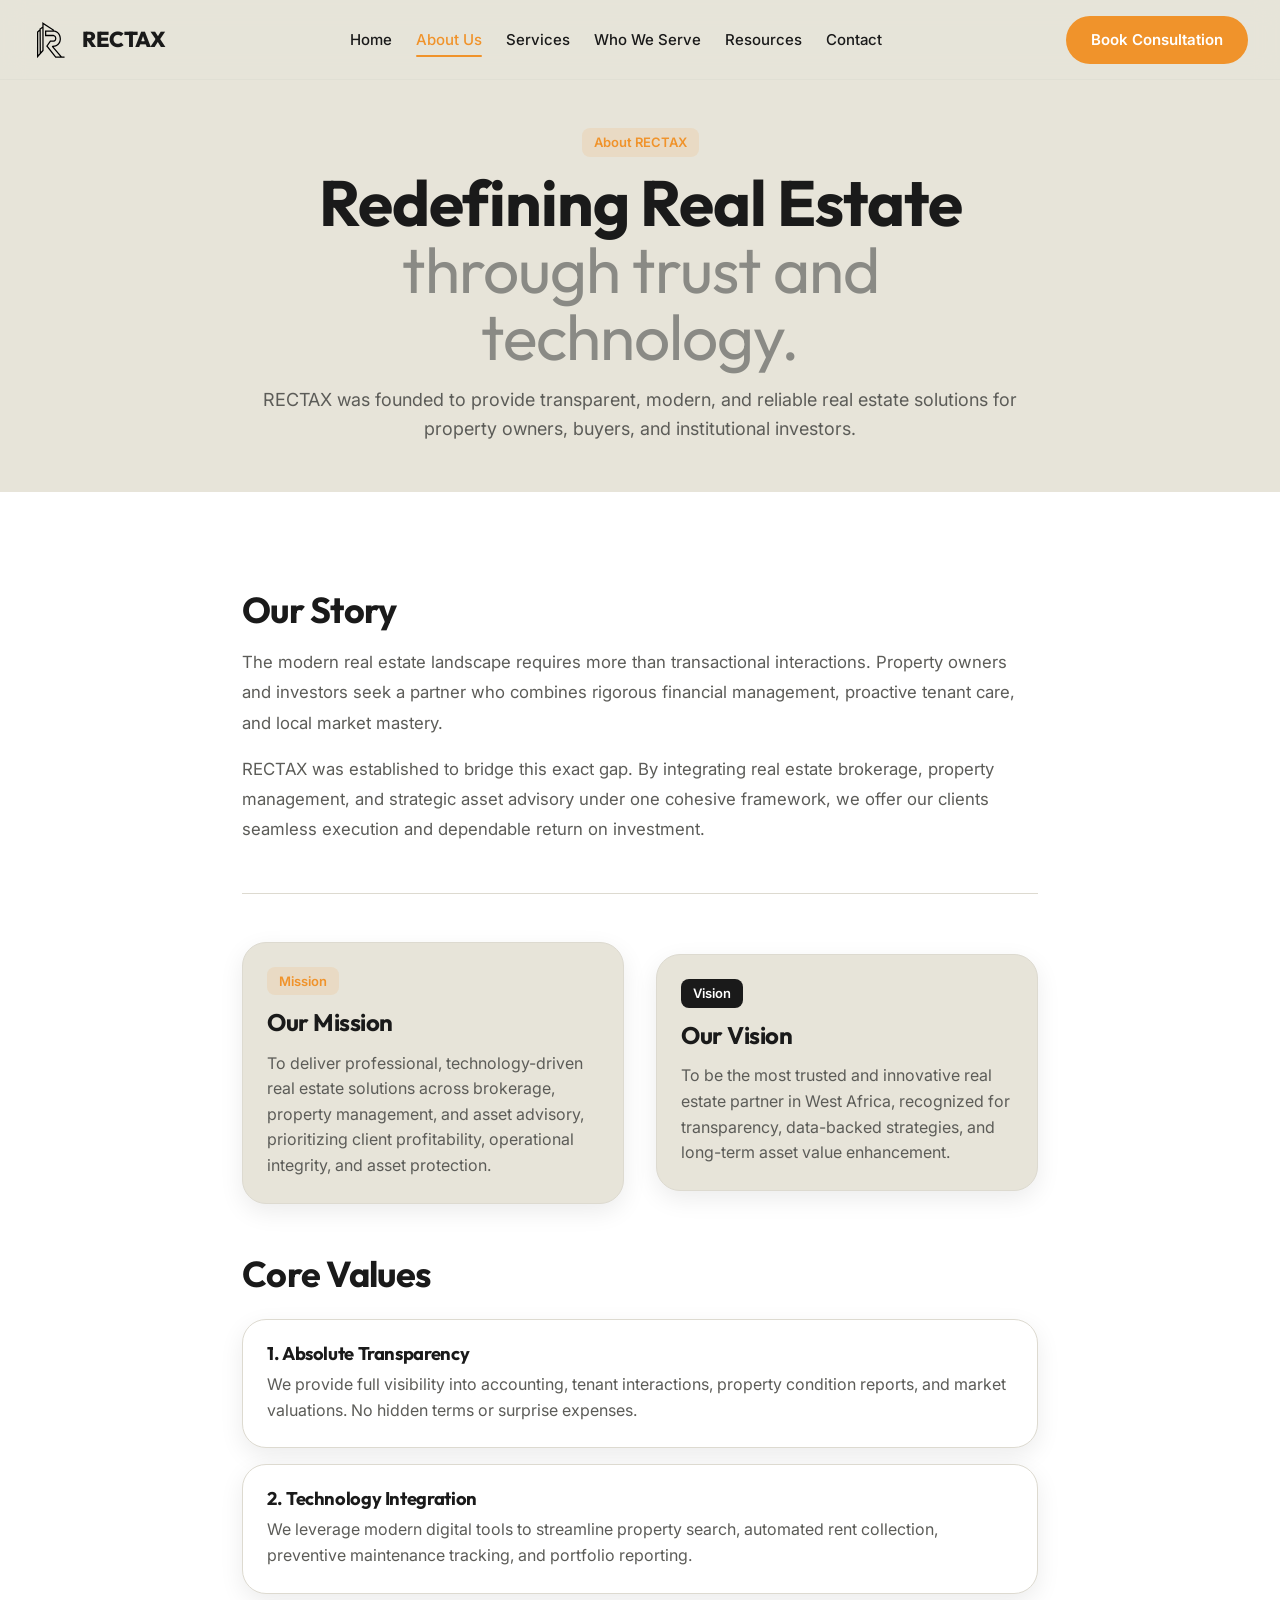
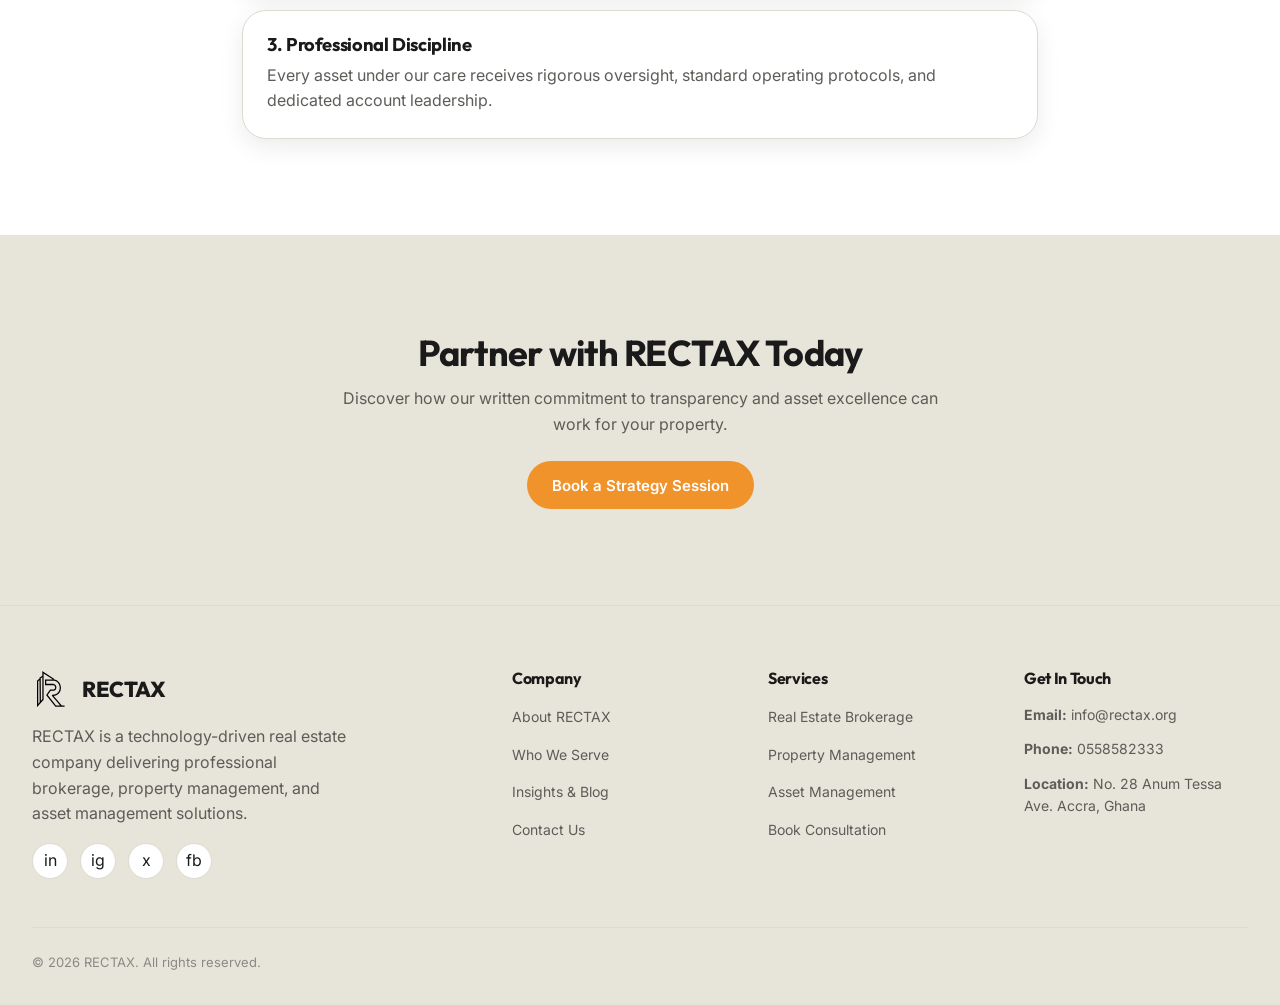
<file: about.html>
<!DOCTYPE html>
<html lang="en">
<head>
  <!-- Google tag (gtag.js) -->
  <script async src="https://www.googletagmanager.com/gtag/js?id=G-SVJ336ZM4V"></script>
  <script>
    window.dataLayer = window.dataLayer || [];
    function gtag(){dataLayer.push(arguments);}
    gtag('js', new Date());

    gtag('config', 'G-SVJ336ZM4V');
  </script>

  <meta charset="UTF-8">
  <meta name="viewport" content="width=device-width, initial-scale=1.0">
  <title>About RECTAX | Real Estate Company in Accra, Ghana</title>
  <meta name="description" content="Discover RECTAX's story, mission, vision, and core values. A technology-driven real estate company built on integrity, expertise, and transparent service.">
  <link rel="canonical" href="https://rectax.org/about.html">

  <!-- Favicon -->
  <link rel="icon" type="image/svg+xml" href="./brand assets/rectax favicon.svg">
  <link rel="apple-touch-icon" href="./brand assets/rectax favicon.svg">

  <!-- Open Graph / Social Sharing -->
  <meta property="og:type" content="website">
  <meta property="og:site_name" content="RECTAX">
  <meta property="og:title" content="About RECTAX | Real Estate Company in Accra, Ghana">
  <meta property="og:description" content="Discover RECTAX's story, mission, vision, and core values. A technology-driven real estate company built on integrity, expertise, and transparent service.">
  <meta property="og:url" content="https://rectax.org/about.html">
  <meta property="og:locale" content="en_GH">
  <meta property="og:image" content="https://rectax.org/brand%20assets/rectax%20social%20share%20image.png">
  <meta property="og:image:width" content="1200">
  <meta property="og:image:height" content="630">
  <meta name="twitter:card" content="summary_large_image">
  <meta name="twitter:image" content="https://rectax.org/brand%20assets/rectax%20social%20share%20image.png">

  <!-- CSS Stylesheets -->
  <link rel="stylesheet" href="./css/design-tokens.css">
  <link rel="stylesheet" href="./css/main.css">
  <link rel="stylesheet" href="./css/components.css">
  <link rel="stylesheet" href="./css/pages.css">
</head>
<body>

  <!-- Sticky Navbar -->
  <header class="navbar">
    <div class="container navbar-inner">
      <a href="index.html" class="navbar-brand">
        <img src="./brand assets/rectax logo.svg" alt="RECTAX Logo" class="navbar-logo">
        <span class="navbar-title">RECTAX</span>
      </a>

      <ul class="navbar-links">
        <li><a href="index.html" class="navbar-link">Home</a></li>
        <li><a href="about.html" class="navbar-link active">About Us</a></li>
        <li><a href="services.html" class="navbar-link">Services</a></li>
        <li><a href="who-we-serve.html" class="navbar-link">Who We Serve</a></li>
        <li><a href="resources.html" class="navbar-link">Resources</a></li>
        <li><a href="contact.html" class="navbar-link">Contact</a></li>
      </ul>

      <div class="navbar-actions">
        <button type="button" class="btn btn-accent btn-book-consultation">Book Consultation</button>
        <button class="mobile-nav-toggle" aria-label="Toggle navigation menu">
          <svg width="24" height="24" viewBox="0 0 24 24" fill="none" stroke="currentColor" stroke-width="2">
            <line x1="3" y1="12" x2="21" y2="12"></line>
            <line x1="3" y1="6" x2="21" y2="6"></line>
            <line x1="3" y1="18" x2="21" y2="18"></line>
          </svg>
        </button>
      </div>
    </div>
  </header>

  <main>
    <!-- Editorial Page Header -->
    <section class="section section-sand" style="padding-top: var(--space-12); padding-bottom: var(--space-12);">
      <div class="container" style="max-width: 860px; text-align: center;">
        <span class="badge badge-orange" style="margin-bottom: var(--space-3);">About RECTAX</span>
        <h1 class="display-title" style="margin-bottom: var(--space-4);">
          Redefining Real Estate <span class="light-text">through trust and technology.</span>
        </h1>
        <p style="font-size: 1.125rem; color: var(--color-text-secondary);">
          RECTAX was founded to provide transparent, modern, and reliable real estate solutions for property owners, buyers, and institutional investors.
        </p>
      </div>
    </section>

    <!-- Clean Written Story & Philosophy Section -->
    <section class="section section-white">
      <div class="container" style="max-width: 860px;">
        
        <!-- Company Story -->
        <div style="margin-bottom: var(--space-12);">
          <h2 style="margin-bottom: var(--space-4);">Our Story</h2>
          <p style="font-size: 1.05rem; line-height: 1.8; margin-bottom: var(--space-4);">
            The modern real estate landscape requires more than transactional interactions. Property owners and investors seek a partner who combines rigorous financial management, proactive tenant care, and local market mastery.
          </p>
          <p style="font-size: 1.05rem; line-height: 1.8;">
            RECTAX was established to bridge this exact gap. By integrating real estate brokerage, property management, and strategic asset advisory under one cohesive framework, we offer our clients seamless execution and dependable return on investment.
          </p>
        </div>

        <div style="width: 100%; height: 1px; background-color: var(--color-border); margin: var(--space-12) 0;"></div>

        <!-- Mission & Vision Cards -->
        <div class="two-col-grid" style="margin-bottom: var(--space-12);">
          <div class="card" style="background-color: var(--color-background);">
            <div class="badge badge-orange" style="margin-bottom: var(--space-3);">Mission</div>
            <h3 style="margin-bottom: var(--space-3);">Our Mission</h3>
            <p>
              To deliver professional, technology-driven real estate solutions across brokerage, property management, and asset advisory, prioritizing client profitability, operational integrity, and asset protection.
            </p>
          </div>

          <div class="card" style="background-color: var(--color-background);">
            <div class="badge badge-dark" style="margin-bottom: var(--space-3);">Vision</div>
            <h3 style="margin-bottom: var(--space-3);">Our Vision</h3>
            <p>
              To be the most trusted and innovative real estate partner in West Africa, recognized for transparency, data-backed strategies, and long-term asset value enhancement.
            </p>
          </div>
        </div>

        <!-- Core Values Section -->
        <div>
          <h2 style="margin-bottom: var(--space-6);">Core Values</h2>

          <div style="display: flex; flex-direction: column; gap: var(--space-4);">
            <div class="card" style="padding: var(--space-6);">
              <h4 style="font-size: 1.15rem; font-weight: 700; color: var(--color-primary); margin-bottom: var(--space-2);">1. Absolute Transparency</h4>
              <p>We provide full visibility into accounting, tenant interactions, property condition reports, and market valuations. No hidden terms or surprise expenses.</p>
            </div>

            <div class="card" style="padding: var(--space-6);">
              <h4 style="font-size: 1.15rem; font-weight: 700; color: var(--color-primary); margin-bottom: var(--space-2);">2. Technology Integration</h4>
              <p>We leverage modern digital tools to streamline property search, automated rent collection, preventive maintenance tracking, and portfolio reporting.</p>
            </div>

            <div class="card" style="padding: var(--space-6);">
              <h4 style="font-size: 1.15rem; font-weight: 700; color: var(--color-primary); margin-bottom: var(--space-2);">3. Professional Discipline</h4>
              <p>Every asset under our care receives rigorous oversight, standard operating protocols, and dedicated account leadership.</p>
            </div>
          </div>
        </div>

      </div>
    </section>

    <!-- Consultation CTA -->
    <section class="section section-sand">
      <div class="container" style="text-align: center; max-width: 680px;">
        <h2>Partner with RECTAX Today</h2>
        <p style="margin-top: var(--space-3); margin-bottom: var(--space-6);">
          Discover how our written commitment to transparency and asset excellence can work for your property.
        </p>
        <button type="button" class="btn btn-accent btn-book-consultation">Book a Strategy Session</button>
      </div>
    </section>
  </main>

  <!-- Footer Component -->
  <footer class="footer">
    <div class="container">
      <div class="footer-grid">
        <div class="footer-brand">
          <a href="index.html" class="navbar-brand">
            <img src="./brand assets/rectax logo.svg" alt="RECTAX Logo" class="navbar-logo">
            <span class="navbar-title">RECTAX</span>
          </a>
          <p>RECTAX is a technology-driven real estate company delivering professional brokerage, property management, and asset management solutions.</p>
          <div class="social-links">
            <a href="#" class="social-icon">in</a>
            <a href="#" class="social-icon">ig</a>
            <a href="#" class="social-icon">x</a>
            <a href="#" class="social-icon">fb</a>
          </div>
        </div>

        <div>
          <h4 class="footer-column-title">Company</h4>
          <ul class="footer-links">
            <li><a href="about.html" class="footer-link">About RECTAX</a></li>
            <li><a href="who-we-serve.html" class="footer-link">Who We Serve</a></li>
            <li><a href="resources.html" class="footer-link">Insights & Blog</a></li>
            <li><a href="contact.html" class="footer-link">Contact Us</a></li>
          </ul>
        </div>

        <div>
          <h4 class="footer-column-title">Services</h4>
          <ul class="footer-links">
            <li><a href="brokerage.html" class="footer-link">Real Estate Brokerage</a></li>
            <li><a href="property-management.html" class="footer-link">Property Management</a></li>
            <li><a href="asset-management.html" class="footer-link">Asset Management</a></li>
            <li><a href="#" class="btn-book-consultation footer-link">Book Consultation</a></li>
          </ul>
        </div>

        <div>
          <h4 class="footer-column-title">Get In Touch</h4>
          <div class="footer-contact-item">
            <span><strong>Email:</strong> <a href="mailto:info@rectax.org">info@rectax.org</a></span>
          </div>
          <div class="footer-contact-item">
            <span><strong>Phone:</strong> <a href="tel:0558582333">0558582333</a></span>
          </div>
          <div class="footer-contact-item">
            <span><strong>Location:</strong> No. 28 Anum Tessa Ave. Accra, Ghana</span>
          </div>
        </div>
      </div>

      <div class="footer-bottom">
        <div>&copy; 2026 RECTAX. All rights reserved.</div>
      </div>
    </div>
  </footer>

  <!-- Scripts -->
  <script src="./js/main.js"></script>
  <script src="./js/calendly.js"></script>
</body>
</html>
</file>
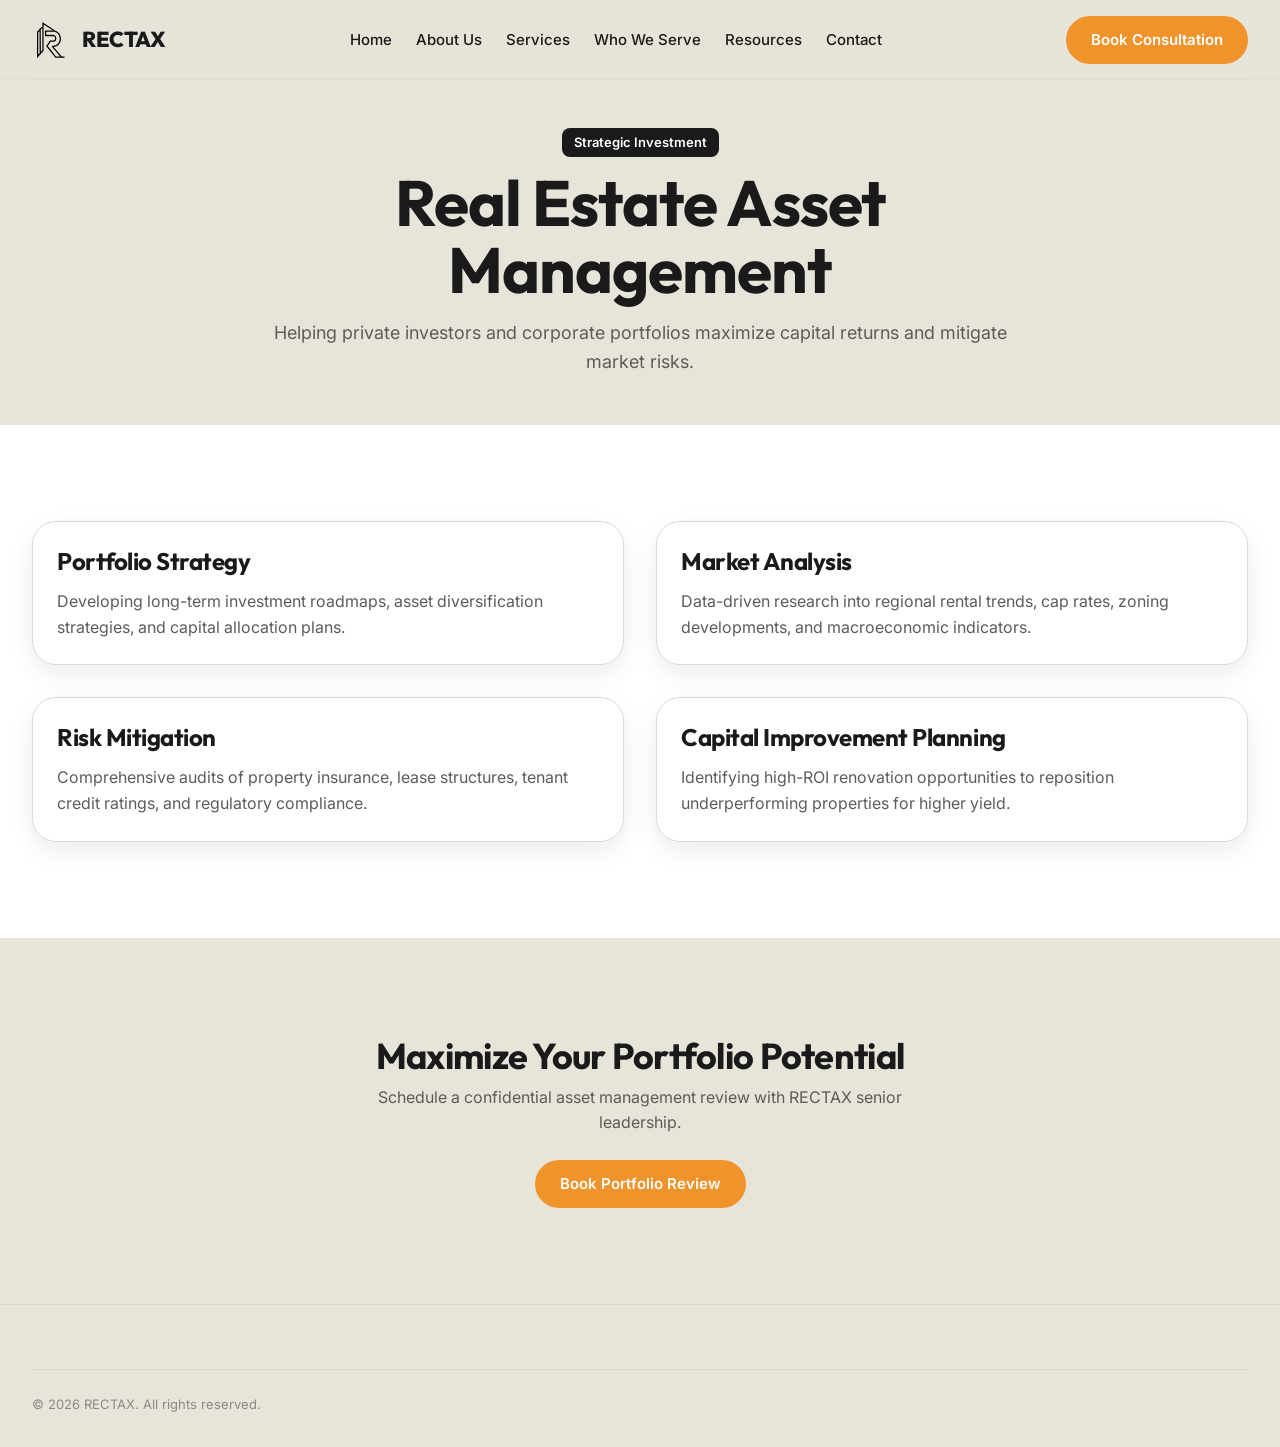
<file: asset-management.html>
<!DOCTYPE html>
<html lang="en">
<head>
  <!-- Google tag (gtag.js) -->
  <script async src="https://www.googletagmanager.com/gtag/js?id=G-SVJ336ZM4V"></script>
  <script>
    window.dataLayer = window.dataLayer || [];
    function gtag(){dataLayer.push(arguments);}
    gtag('js', new Date());

    gtag('config', 'G-SVJ336ZM4V');
  </script>

  <meta charset="UTF-8">
  <meta name="viewport" content="width=device-width, initial-scale=1.0">
  <title>Real Estate Asset Management in Ghana | RECTAX</title>
  <meta name="description" content="Strategic real estate asset management in Ghana. Portfolio strategy, market analysis, risk management, and yield optimization.">
  <link rel="canonical" href="https://rectax.org/asset-management.html">

  <!-- Favicon -->
  <link rel="icon" type="image/svg+xml" href="./brand assets/rectax favicon.svg">
  <link rel="apple-touch-icon" href="./brand assets/rectax favicon.svg">

  <!-- Open Graph / Social Sharing -->
  <meta property="og:type" content="website">
  <meta property="og:site_name" content="RECTAX">
  <meta property="og:title" content="Real Estate Asset Management in Ghana | RECTAX">
  <meta property="og:description" content="Strategic real estate asset management in Ghana. Portfolio strategy, market analysis, risk management, and yield optimization.">
  <meta property="og:url" content="https://rectax.org/asset-management.html">
  <meta property="og:locale" content="en_GH">
  <meta property="og:image" content="https://rectax.org/brand%20assets/rectax%20social%20share%20image.png">
  <meta property="og:image:width" content="1200">
  <meta property="og:image:height" content="630">
  <meta name="twitter:card" content="summary_large_image">
  <meta name="twitter:image" content="https://rectax.org/brand%20assets/rectax%20social%20share%20image.png">

  <link rel="stylesheet" href="./css/design-tokens.css">

  <!-- Structured Data: Service -->
  <script type="application/ld+json">
  {
    "@context": "https://schema.org",
    "@type": "Service",
    "serviceType": "Real Estate Asset Management",
    "name": "Real Estate Asset Management in Ghana",
    "description": "Strategic advisory for institutional and private investors covering portfolio strategy, market analysis, risk management, and yield optimization.",
    "url": "https://rectax.org/asset-management.html",
    "areaServed": ["Accra", "East Legon", "Cantonments", "Airport Residential", "Ridge", "Spintex", "Tema"],
    "provider": {
      "@type": "RealEstateAgent",
      "name": "RECTAX",
      "url": "https://rectax.org/",
      "telephone": "+233558582333",
      "email": "info@rectax.org",
      "address": {
        "@type": "PostalAddress",
        "streetAddress": "No. 28 Anum Tessa Ave.",
        "addressLocality": "Accra",
        "addressCountry": "GH"
      }
    }
  }
  </script>
  <link rel="stylesheet" href="./css/main.css">
  <link rel="stylesheet" href="./css/components.css">
  <link rel="stylesheet" href="./css/pages.css">
</head>
<body>

  <header class="navbar">
    <div class="container navbar-inner">
      <a href="index.html" class="navbar-brand">
        <img src="./brand assets/rectax logo.svg" alt="RECTAX Logo" class="navbar-logo">
        <span class="navbar-title">RECTAX</span>
      </a>
      <ul class="navbar-links">
        <li><a href="index.html" class="navbar-link">Home</a></li>
        <li><a href="about.html" class="navbar-link">About Us</a></li>
        <li><a href="services.html" class="navbar-link active">Services</a></li>
        <li><a href="who-we-serve.html" class="navbar-link">Who We Serve</a></li>
        <li><a href="resources.html" class="navbar-link">Resources</a></li>
        <li><a href="contact.html" class="navbar-link">Contact</a></li>
      </ul>
      <div class="navbar-actions">
        <button type="button" class="btn btn-accent btn-book-consultation">Book Consultation</button>
        <button class="mobile-nav-toggle" aria-label="Toggle navigation menu">
          <svg width="24" height="24" viewBox="0 0 24 24" fill="none" stroke="currentColor" stroke-width="2">
            <line x1="3" y1="12" x2="21" y2="12"></line>
            <line x1="3" y1="6" x2="21" y2="6"></line>
            <line x1="3" y1="18" x2="21" y2="18"></line>
          </svg>
        </button>
      </div>
    </div>
  </header>

  <main>
    <section class="section section-sand" style="padding-top: var(--space-12); padding-bottom: var(--space-12);">
      <div class="container" style="max-width: 800px; text-align: center;">
        <span class="badge badge-dark" style="margin-bottom: var(--space-3);">Strategic Investment</span>
        <h1 class="display-title" style="margin-bottom: var(--space-4);">Real Estate Asset Management</h1>
        <p style="font-size: 1.125rem;">Helping private investors and corporate portfolios maximize capital returns and mitigate market risks.</p>
      </div>
    </section>

    <section class="section section-white">
      <div class="container">
        <div class="two-col-grid">
          
          <div class="card">
            <h3 style="margin-bottom: var(--space-3);">Portfolio Strategy</h3>
            <p>Developing long-term investment roadmaps, asset diversification strategies, and capital allocation plans.</p>
          </div>

          <div class="card">
            <h3 style="margin-bottom: var(--space-3);">Market Analysis</h3>
            <p>Data-driven research into regional rental trends, cap rates, zoning developments, and macroeconomic indicators.</p>
          </div>

          <div class="card">
            <h3 style="margin-bottom: var(--space-3);">Risk Mitigation</h3>
            <p>Comprehensive audits of property insurance, lease structures, tenant credit ratings, and regulatory compliance.</p>
          </div>

          <div class="card">
            <h3 style="margin-bottom: var(--space-3);">Capital Improvement Planning</h3>
            <p>Identifying high-ROI renovation opportunities to reposition underperforming properties for higher yield.</p>
          </div>

        </div>
      </div>
    </section>

    <section class="section section-sand">
      <div class="container" style="text-align: center; max-width: 600px;">
        <h2>Maximize Your Portfolio Potential</h2>
        <p style="margin-top: var(--space-2); margin-bottom: var(--space-6);">Schedule a confidential asset management review with RECTAX senior leadership.</p>
        <button type="button" class="btn btn-accent btn-book-consultation">Book Portfolio Review</button>
      </div>
    </section>
  </main>

  <footer class="footer">
    <div class="container">
      <div class="footer-bottom">
        <div>&copy; 2026 RECTAX. All rights reserved.</div>
      </div>
    </div>
  </footer>

  <script src="./js/main.js"></script>
  <script src="./js/calendly.js"></script>
</body>
</html>
</file>
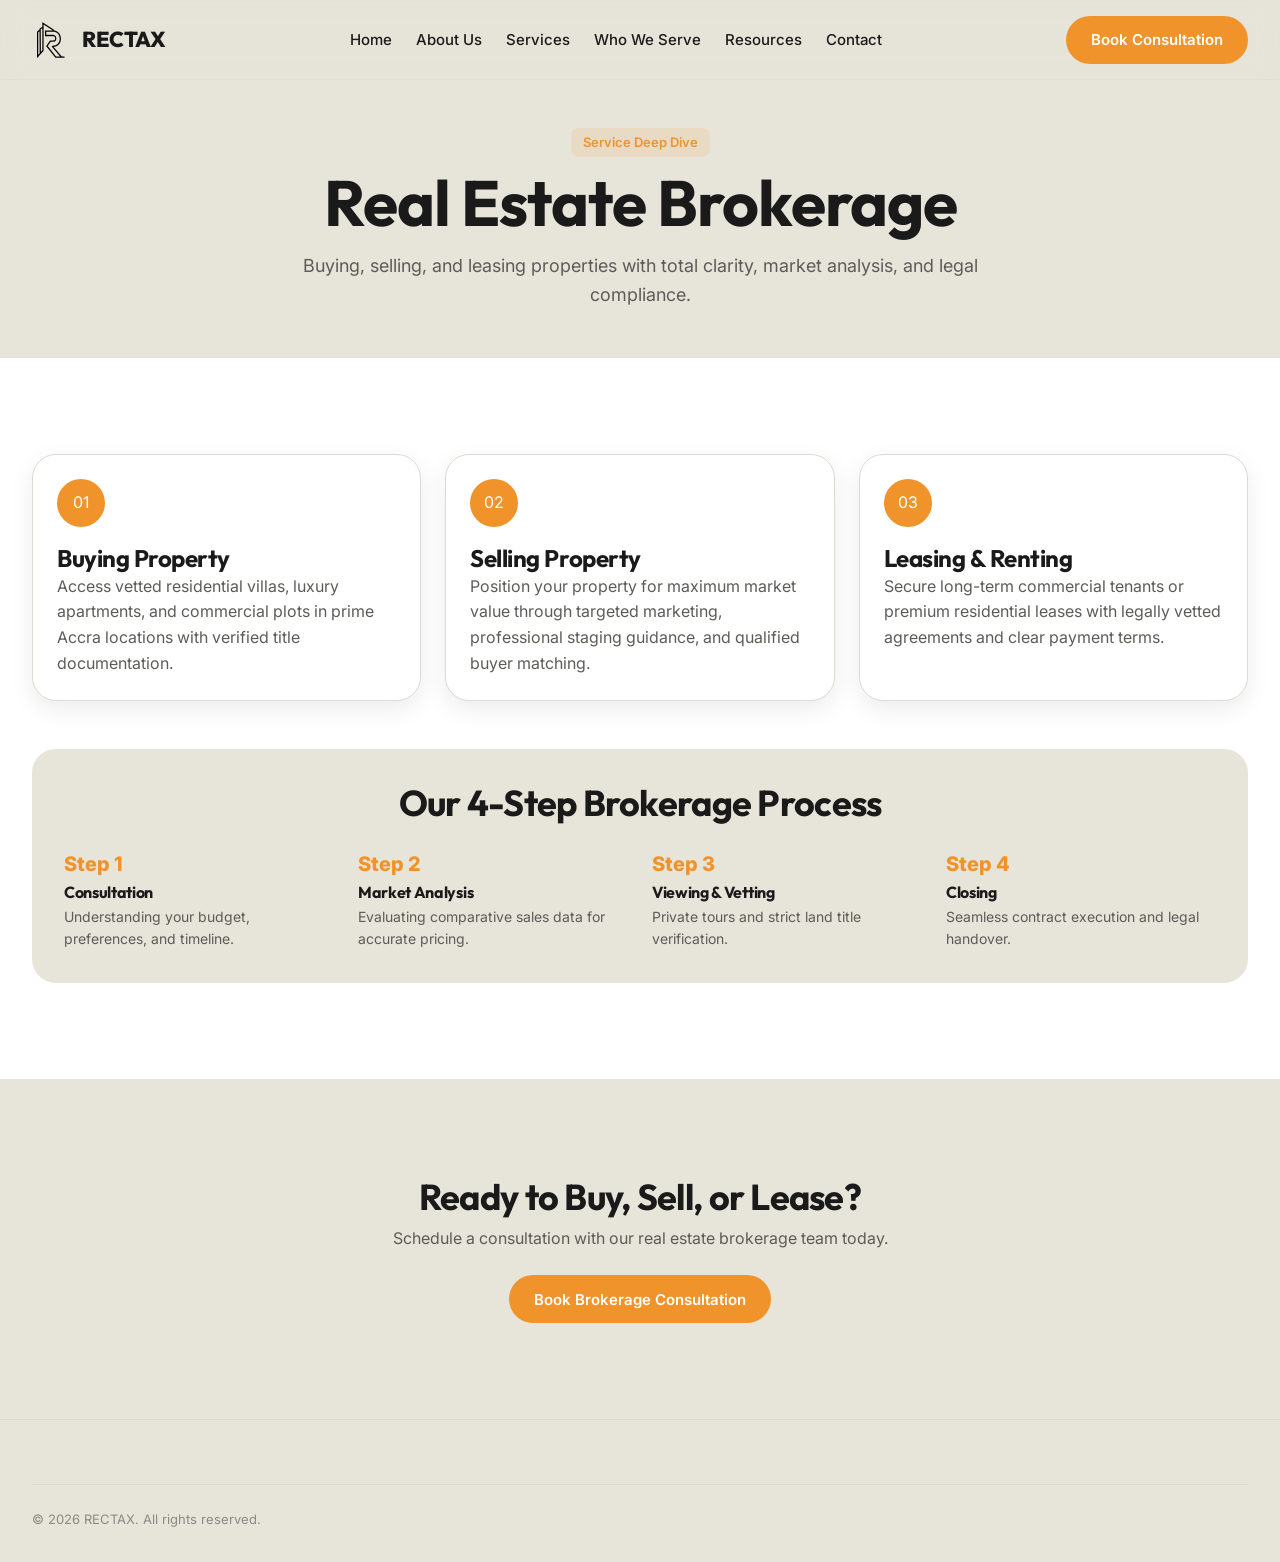
<file: brokerage.html>
<!DOCTYPE html>
<html lang="en">
<head>
  <!-- Google tag (gtag.js) -->
  <script async src="https://www.googletagmanager.com/gtag/js?id=G-SVJ336ZM4V"></script>
  <script>
    window.dataLayer = window.dataLayer || [];
    function gtag(){dataLayer.push(arguments);}
    gtag('js', new Date());

    gtag('config', 'G-SVJ336ZM4V');
  </script>

  <meta charset="UTF-8">
  <meta name="viewport" content="width=device-width, initial-scale=1.0">
  <title>Real Estate Brokerage in Accra, Ghana | RECTAX</title>
  <meta name="description" content="Professional real estate brokerage in Accra, Ghana. Buy, sell, or rent residential and commercial property with transparent pricing and expert guidance.">
  <link rel="canonical" href="https://rectax.org/brokerage.html">

  <!-- Favicon -->
  <link rel="icon" type="image/svg+xml" href="./brand assets/rectax favicon.svg">
  <link rel="apple-touch-icon" href="./brand assets/rectax favicon.svg">

  <!-- Open Graph / Social Sharing -->
  <meta property="og:type" content="website">
  <meta property="og:site_name" content="RECTAX">
  <meta property="og:title" content="Real Estate Brokerage in Accra, Ghana | RECTAX">
  <meta property="og:description" content="Professional real estate brokerage in Accra, Ghana. Buy, sell, or rent residential and commercial property with transparent pricing and expert guidance.">
  <meta property="og:url" content="https://rectax.org/brokerage.html">
  <meta property="og:locale" content="en_GH">
  <meta property="og:image" content="https://rectax.org/brand%20assets/rectax%20social%20share%20image.png">
  <meta property="og:image:width" content="1200">
  <meta property="og:image:height" content="630">
  <meta name="twitter:card" content="summary_large_image">
  <meta name="twitter:image" content="https://rectax.org/brand%20assets/rectax%20social%20share%20image.png">

  <link rel="stylesheet" href="./css/design-tokens.css">

  <!-- Structured Data: Service -->
  <script type="application/ld+json">
  {
    "@context": "https://schema.org",
    "@type": "Service",
    "serviceType": "Real Estate Brokerage",
    "name": "Real Estate Brokerage in Accra, Ghana",
    "description": "Buying, selling, and leasing of residential and commercial properties with transparent valuations, qualified buyer and seller matching, and expert lease negotiation.",
    "url": "https://rectax.org/brokerage.html",
    "areaServed": ["Accra", "East Legon", "Cantonments", "Airport Residential", "Ridge", "Spintex", "Tema"],
    "provider": {
      "@type": "RealEstateAgent",
      "name": "RECTAX",
      "url": "https://rectax.org/",
      "telephone": "+233558582333",
      "email": "info@rectax.org",
      "address": {
        "@type": "PostalAddress",
        "streetAddress": "No. 28 Anum Tessa Ave.",
        "addressLocality": "Accra",
        "addressCountry": "GH"
      }
    }
  }
  </script>
  <link rel="stylesheet" href="./css/main.css">
  <link rel="stylesheet" href="./css/components.css">
  <link rel="stylesheet" href="./css/pages.css">
</head>
<body>

  <header class="navbar">
    <div class="container navbar-inner">
      <a href="index.html" class="navbar-brand">
        <img src="./brand assets/rectax logo.svg" alt="RECTAX Logo" class="navbar-logo">
        <span class="navbar-title">RECTAX</span>
      </a>
      <ul class="navbar-links">
        <li><a href="index.html" class="navbar-link">Home</a></li>
        <li><a href="about.html" class="navbar-link">About Us</a></li>
        <li><a href="services.html" class="navbar-link active">Services</a></li>
        <li><a href="who-we-serve.html" class="navbar-link">Who We Serve</a></li>
        <li><a href="resources.html" class="navbar-link">Resources</a></li>
        <li><a href="contact.html" class="navbar-link">Contact</a></li>
      </ul>
      <div class="navbar-actions">
        <button type="button" class="btn btn-accent btn-book-consultation">Book Consultation</button>
        <button class="mobile-nav-toggle" aria-label="Toggle navigation menu">
          <svg width="24" height="24" viewBox="0 0 24 24" fill="none" stroke="currentColor" stroke-width="2">
            <line x1="3" y1="12" x2="21" y2="12"></line>
            <line x1="3" y1="6" x2="21" y2="6"></line>
            <line x1="3" y1="18" x2="21" y2="18"></line>
          </svg>
        </button>
      </div>
    </div>
  </header>

  <main>
    <section class="section section-sand" style="padding-top: var(--space-12); padding-bottom: var(--space-12);">
      <div class="container" style="max-width: 800px; text-align: center;">
        <span class="badge badge-orange" style="margin-bottom: var(--space-3);">Service Deep Dive</span>
        <h1 class="display-title" style="margin-bottom: var(--space-4);">Real Estate Brokerage</h1>
        <p style="font-size: 1.125rem;">Buying, selling, and leasing properties with total clarity, market analysis, and legal compliance.</p>
      </div>
    </section>

    <section class="section section-white">
      <div class="container">
        <div class="three-col-grid" style="margin-bottom: var(--space-12);">
          
          <div class="card">
            <div class="icon-badge" style="margin-bottom: var(--space-4);">01</div>
            <h3>Buying Property</h3>
            <p>Access vetted residential villas, luxury apartments, and commercial plots in prime Accra locations with verified title documentation.</p>
          </div>

          <div class="card">
            <div class="icon-badge" style="margin-bottom: var(--space-4);">02</div>
            <h3>Selling Property</h3>
            <p>Position your property for maximum market value through targeted marketing, professional staging guidance, and qualified buyer matching.</p>
          </div>

          <div class="card">
            <div class="icon-badge" style="margin-bottom: var(--space-4);">03</div>
            <h3>Leasing & Renting</h3>
            <p>Secure long-term commercial tenants or premium residential leases with legally vetted agreements and clear payment terms.</p>
          </div>

        </div>

        <!-- Brokerage Process Step-by-Step -->
        <div style="background-color: var(--color-background); border-radius: var(--radius-lg); padding: var(--space-8);">
          <h2 style="margin-bottom: var(--space-6); text-align: center;">Our 4-Step Brokerage Process</h2>
          
          <div class="four-col-grid">
            <div>
              <span style="font-weight: 800; font-size: 1.25rem; color: var(--color-accent);">Step 1</span>
              <h4 style="margin: 4px 0;">Consultation</h4>
              <p style="font-size: 0.875rem;">Understanding your budget, preferences, and timeline.</p>
            </div>

            <div>
              <span style="font-weight: 800; font-size: 1.25rem; color: var(--color-accent);">Step 2</span>
              <h4 style="margin: 4px 0;">Market Analysis</h4>
              <p style="font-size: 0.875rem;">Evaluating comparative sales data for accurate pricing.</p>
            </div>

            <div>
              <span style="font-weight: 800; font-size: 1.25rem; color: var(--color-accent);">Step 3</span>
              <h4 style="margin: 4px 0;">Viewing & Vetting</h4>
              <p style="font-size: 0.875rem;">Private tours and strict land title verification.</p>
            </div>

            <div>
              <span style="font-weight: 800; font-size: 1.25rem; color: var(--color-accent);">Step 4</span>
              <h4 style="margin: 4px 0;">Closing</h4>
              <p style="font-size: 0.875rem;">Seamless contract execution and legal handover.</p>
            </div>
          </div>
        </div>

      </div>
    </section>

    <section class="section section-sand">
      <div class="container" style="text-align: center; max-width: 600px;">
        <h2>Ready to Buy, Sell, or Lease?</h2>
        <p style="margin-top: var(--space-2); margin-bottom: var(--space-6);">Schedule a consultation with our real estate brokerage team today.</p>
        <button type="button" class="btn btn-accent btn-book-consultation">Book Brokerage Consultation</button>
      </div>
    </section>
  </main>

  <footer class="footer">
    <div class="container">
      <div class="footer-bottom">
        <div>&copy; 2026 RECTAX. All rights reserved.</div>
      </div>
    </div>
  </footer>

  <script src="./js/main.js"></script>
  <script src="./js/calendly.js"></script>
</body>
</html>
</file>
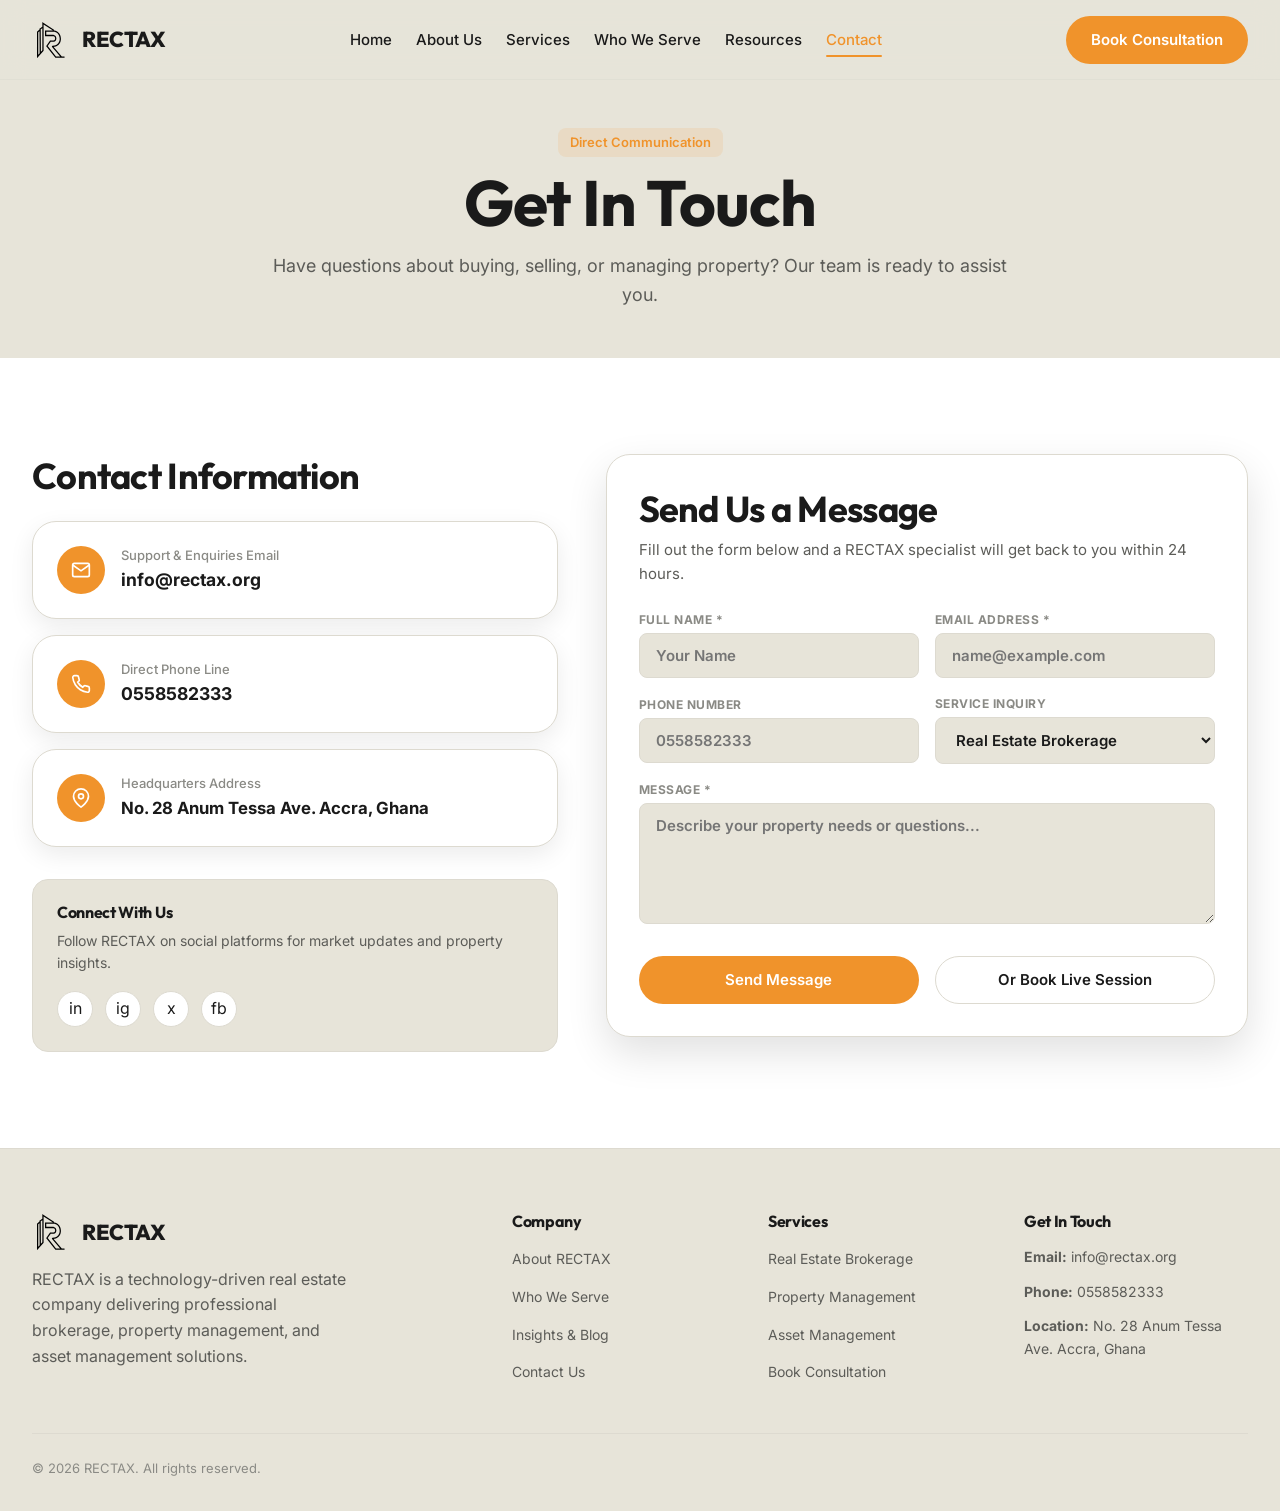
<file: contact.html>
<!DOCTYPE html>
<html lang="en">
<head>
  <!-- Google tag (gtag.js) -->
  <script async src="https://www.googletagmanager.com/gtag/js?id=G-SVJ336ZM4V"></script>
  <script>
    window.dataLayer = window.dataLayer || [];
    function gtag(){dataLayer.push(arguments);}
    gtag('js', new Date());

    gtag('config', 'G-SVJ336ZM4V');
  </script>

  <meta charset="UTF-8">
  <meta name="viewport" content="width=device-width, initial-scale=1.0">
  <title>Contact RECTAX | Real Estate Company in Accra, Ghana</title>
  <meta name="description" content="Get in touch with RECTAX real estate team in Accra, Ghana. Email info@rectax.org, phone 0558582333, or visit No. 28 Anum Tessa Ave. Accra.">
  <link rel="canonical" href="https://rectax.org/contact.html">

  <!-- Favicon -->
  <link rel="icon" type="image/svg+xml" href="./brand assets/rectax favicon.svg">
  <link rel="apple-touch-icon" href="./brand assets/rectax favicon.svg">

  <!-- Open Graph / Social Sharing -->
  <meta property="og:type" content="website">
  <meta property="og:site_name" content="RECTAX">
  <meta property="og:title" content="Contact RECTAX | Real Estate Company in Accra, Ghana">
  <meta property="og:description" content="Get in touch with RECTAX real estate team in Accra, Ghana. Email info@rectax.org, phone 0558582333, or visit No. 28 Anum Tessa Ave. Accra.">
  <meta property="og:url" content="https://rectax.org/contact.html">
  <meta property="og:locale" content="en_GH">
  <meta property="og:image" content="https://rectax.org/brand%20assets/rectax%20social%20share%20image.png">
  <meta property="og:image:width" content="1200">
  <meta property="og:image:height" content="630">
  <meta name="twitter:card" content="summary_large_image">
  <meta name="twitter:image" content="https://rectax.org/brand%20assets/rectax%20social%20share%20image.png">

  <link rel="stylesheet" href="./css/design-tokens.css">

  <!-- Structured Data: RealEstateAgent -->
  <script type="application/ld+json">
  {
    "@context": "https://schema.org",
    "@type": "RealEstateAgent",
    "name": "RECTAX",
    "description": "Technology-driven real estate company delivering brokerage, property management, and asset management services in Accra, Ghana.",
    "url": "https://rectax.org/",
    "logo": "https://rectax.org/brand%20assets/rectax%20logo.svg",
    "image": "https://rectax.org/brand%20assets/rectax%20social%20share%20image.png",
    "email": "info@rectax.org",
    "telephone": "+233558582333",
    "address": {
      "@type": "PostalAddress",
      "streetAddress": "No. 28 Anum Tessa Ave.",
      "addressLocality": "Accra",
      "addressCountry": "GH"
    },
    "geo": {
      "@type": "GeoCoordinates",
      "latitude": 5.6037,
      "longitude": -0.1870
    },
    "areaServed": ["Accra", "East Legon", "Cantonments", "Airport Residential", "Ridge", "Spintex", "Tema"],
    "knowsAbout": ["Real Estate Brokerage", "Property Management", "Real Estate Asset Management"]
  }
  </script>
  <link rel="stylesheet" href="./css/main.css">
  <link rel="stylesheet" href="./css/components.css">
  <link rel="stylesheet" href="./css/pages.css">
</head>
<body>

  <!-- Sticky Navbar -->
  <header class="navbar">
    <div class="container navbar-inner">
      <a href="index.html" class="navbar-brand">
        <img src="./brand assets/rectax logo.svg" alt="RECTAX Logo" class="navbar-logo">
        <span class="navbar-title">RECTAX</span>
      </a>
      <ul class="navbar-links">
        <li><a href="index.html" class="navbar-link">Home</a></li>
        <li><a href="about.html" class="navbar-link">About Us</a></li>
        <li><a href="services.html" class="navbar-link">Services</a></li>
        <li><a href="who-we-serve.html" class="navbar-link">Who We Serve</a></li>
        <li><a href="resources.html" class="navbar-link">Resources</a></li>
        <li><a href="contact.html" class="navbar-link active">Contact</a></li>
      </ul>
      <div class="navbar-actions">
        <button type="button" class="btn btn-accent btn-book-consultation">Book Consultation</button>
        <button class="mobile-nav-toggle" aria-label="Toggle navigation menu">
          <svg width="24" height="24" viewBox="0 0 24 24" fill="none" stroke="currentColor" stroke-width="2">
            <line x1="3" y1="12" x2="21" y2="12"></line>
            <line x1="3" y1="6" x2="21" y2="6"></line>
            <line x1="3" y1="18" x2="21" y2="18"></line>
          </svg>
        </button>
      </div>
    </div>
  </header>

  <main>
    <section class="section section-sand" style="padding-top: var(--space-12); padding-bottom: var(--space-12);">
      <div class="container" style="max-width: 800px; text-align: center;">
        <span class="badge badge-orange" style="margin-bottom: var(--space-3);">Direct Communication</span>
        <h1 class="display-title" style="margin-bottom: var(--space-4);">Get In Touch</h1>
        <p style="font-size: 1.125rem;">Have questions about buying, selling, or managing property? Our team is ready to assist you.</p>
      </div>
    </section>

    <section class="section section-white">
      <div class="container">
        <div class="two-col-asymmetric">
          
          <!-- Contact Details Cards -->
          <div>
            <h2 style="margin-bottom: var(--space-6);">Contact Information</h2>

            <div style="display: flex; flex-direction: column; gap: var(--space-4); margin-bottom: var(--space-8);">
              
              <!-- Email Card -->
              <div class="card" style="display: flex; align-items: flex-start; gap: var(--space-4); padding: var(--space-6);">
                <div class="icon-badge">
                  <svg width="20" height="20" viewBox="0 0 24 24" fill="none" stroke="currentColor" stroke-width="2">
                    <path d="M4 4h16c1.1 0 2 .9 2 2v12c0 1.1-.9 2-2 2H4c-1.1 0-2-.9-2-2V6c0-1.1.9-2 2-2z"></path>
                    <polyline points="22,6 12,13 2,6"></polyline>
                  </svg>
                </div>
                <div>
                  <span class="caption" style="display: block; margin-bottom: 2px;">Support & Enquiries Email</span>
                  <a href="mailto:info@rectax.org" style="font-size: 1.1rem; font-weight: 700; color: var(--color-primary);">info@rectax.org</a>
                </div>
              </div>

              <!-- Phone Card -->
              <div class="card" style="display: flex; align-items: flex-start; gap: var(--space-4); padding: var(--space-6);">
                <div class="icon-badge">
                  <svg width="20" height="20" viewBox="0 0 24 24" fill="none" stroke="currentColor" stroke-width="2">
                    <path d="M22 16.92v3a2 2 0 0 1-2.18 2 19.79 19.79 0 0 1-8.63-3.07 19.5 19.5 0 0 1-6-6 19.79 19.79 0 0 1-3.07-8.67A2 2 0 0 1 4.11 2h3a2 2 0 0 1 2 1.72 12.84 12.84 0 0 0 .7 2.81 2 2 0 0 1-.45 2.11L8.09 9.91a16 16 0 0 0 6 6l1.27-1.27a2 2 0 0 1 2.11-.45 12.84 12.84 0 0 0 2.81.7A2 2 0 0 1 22 16.92z"></path>
                  </svg>
                </div>
                <div>
                  <span class="caption" style="display: block; margin-bottom: 2px;">Direct Phone Line</span>
                  <a href="tel:0558582333" style="font-size: 1.1rem; font-weight: 700; color: var(--color-primary);">0558582333</a>
                </div>
              </div>

              <!-- Address Card -->
              <div class="card" style="display: flex; align-items: flex-start; gap: var(--space-4); padding: var(--space-6);">
                <div class="icon-badge">
                  <svg width="20" height="20" viewBox="0 0 24 24" fill="none" stroke="currentColor" stroke-width="2">
                    <path d="M21 10c0 7-9 13-9 13s-9-6-9-13a9 9 0 0 1 18 0z"></path>
                    <circle cx="12" cy="10" r="3"></circle>
                  </svg>
                </div>
                <div>
                  <span class="caption" style="display: block; margin-bottom: 2px;">Headquarters Address</span>
                  <div style="font-size: 1.05rem; font-weight: 700; color: var(--color-primary);">No. 28 Anum Tessa Ave. Accra, Ghana</div>
                </div>
              </div>

            </div>

            <!-- Social Media Handles Placeholder -->
            <div style="background-color: var(--color-background); padding: var(--space-6); border-radius: var(--radius-md); border: 1px solid var(--color-border);">
              <h4 style="font-size: 1rem; margin-bottom: var(--space-2);">Connect With Us</h4>
              <p style="font-size: 0.875rem; margin-bottom: var(--space-3);">Follow RECTAX on social platforms for market updates and property insights.</p>
              <div class="social-links">
                <a href="#" class="social-icon" aria-label="LinkedIn">in</a>
                <a href="#" class="social-icon" aria-label="Instagram">ig</a>
                <a href="#" class="social-icon" aria-label="Twitter">x</a>
                <a href="#" class="social-icon" aria-label="Facebook">fb</a>
              </div>
            </div>
          </div>

          <!-- Interactive Contact Form -->
          <div class="card card-padding-lg" style="box-shadow: var(--shadow-lg);">
            <h2 style="margin-bottom: var(--space-2);">Send Us a Message</h2>
            <p style="font-size: 0.9375rem; margin-bottom: var(--space-6);">Fill out the form below and a RECTAX specialist will get back to you within 24 hours.</p>

            <form id="contact-page-form" onsubmit="event.preventDefault(); alert('Thank you for contacting RECTAX! Your message has been sent successfully. We will reply to your email shortly.');">
              
              <div class="two-col-grid" style="gap: var(--space-4); margin-bottom: var(--space-4);">
                <div>
                  <label class="search-label" style="display: block; margin-bottom: 4px;">Full Name *</label>
                  <input type="text" class="search-input" style="width: 100%; border: 1px solid var(--color-border); padding: 12px 16px; border-radius: var(--radius-sm); background-color: var(--color-background);" placeholder="Your Name" required>
                </div>
                <div>
                  <label class="search-label" style="display: block; margin-bottom: 4px;">Email Address *</label>
                  <input type="email" class="search-input" style="width: 100%; border: 1px solid var(--color-border); padding: 12px 16px; border-radius: var(--radius-sm); background-color: var(--color-background);" placeholder="name@example.com" required>
                </div>
              </div>

              <div class="two-col-grid" style="gap: var(--space-4); margin-bottom: var(--space-4);">
                <div>
                  <label class="search-label" style="display: block; margin-bottom: 4px;">Phone Number</label>
                  <input type="tel" class="search-input" style="width: 100%; border: 1px solid var(--color-border); padding: 12px 16px; border-radius: var(--radius-sm); background-color: var(--color-background);" placeholder="0558582333">
                </div>
                <div>
                  <label class="search-label" style="display: block; margin-bottom: 4px;">Service Inquiry</label>
                  <select class="search-input" style="width: 100%; border: 1px solid var(--color-border); padding: 12px 16px; border-radius: var(--radius-sm); background-color: var(--color-background);">
                    <option>Real Estate Brokerage</option>
                    <option>Property Management</option>
                    <option>Asset Advisory</option>
                    <option>General Inquiry</option>
                  </select>
                </div>
              </div>

              <div style="margin-bottom: var(--space-6);">
                <label class="search-label" style="display: block; margin-bottom: 4px;">Message *</label>
                <textarea rows="5" class="search-input" style="width: 100%; border: 1px solid var(--color-border); padding: 12px 16px; border-radius: var(--radius-sm); background-color: var(--color-background);" placeholder="Describe your property needs or questions..." required></textarea>
              </div>

              <div style="display: flex; gap: var(--space-4); align-items: center; flex-wrap: wrap;">
                <button type="submit" class="btn btn-accent" style="flex: 1; min-width: 180px;">Send Message</button>
                <button type="button" class="btn btn-secondary btn-book-consultation" style="flex: 1; min-width: 180px;">Or Book Live Session</button>
              </div>

            </form>
          </div>

        </div>
      </div>
    </section>
  </main>

  <!-- Footer Component -->
  <footer class="footer">
    <div class="container">
      <div class="footer-grid">
        <div class="footer-brand">
          <a href="index.html" class="navbar-brand">
            <img src="./brand assets/rectax logo.svg" alt="RECTAX Logo" class="navbar-logo">
            <span class="navbar-title">RECTAX</span>
          </a>
          <p>RECTAX is a technology-driven real estate company delivering professional brokerage, property management, and asset management solutions.</p>
        </div>

        <div>
          <h4 class="footer-column-title">Company</h4>
          <ul class="footer-links">
            <li><a href="about.html" class="footer-link">About RECTAX</a></li>
            <li><a href="who-we-serve.html" class="footer-link">Who We Serve</a></li>
            <li><a href="resources.html" class="footer-link">Insights & Blog</a></li>
            <li><a href="contact.html" class="footer-link">Contact Us</a></li>
          </ul>
        </div>

        <div>
          <h4 class="footer-column-title">Services</h4>
          <ul class="footer-links">
            <li><a href="brokerage.html" class="footer-link">Real Estate Brokerage</a></li>
            <li><a href="property-management.html" class="footer-link">Property Management</a></li>
            <li><a href="asset-management.html" class="footer-link">Asset Management</a></li>
            <li><a href="#" class="btn-book-consultation footer-link">Book Consultation</a></li>
          </ul>
        </div>

        <div>
          <h4 class="footer-column-title">Get In Touch</h4>
          <div class="footer-contact-item">
            <span><strong>Email:</strong> <a href="mailto:info@rectax.org">info@rectax.org</a></span>
          </div>
          <div class="footer-contact-item">
            <span><strong>Phone:</strong> <a href="tel:0558582333">0558582333</a></span>
          </div>
          <div class="footer-contact-item">
            <span><strong>Location:</strong> No. 28 Anum Tessa Ave. Accra, Ghana</span>
          </div>
        </div>
      </div>

      <div class="footer-bottom">
        <div>&copy; 2026 RECTAX. All rights reserved.</div>
      </div>
    </div>
  </footer>

  <!-- Scripts -->
  <script src="./js/main.js"></script>
  <script src="./js/calendly.js"></script>
</body>
</html>
</file>
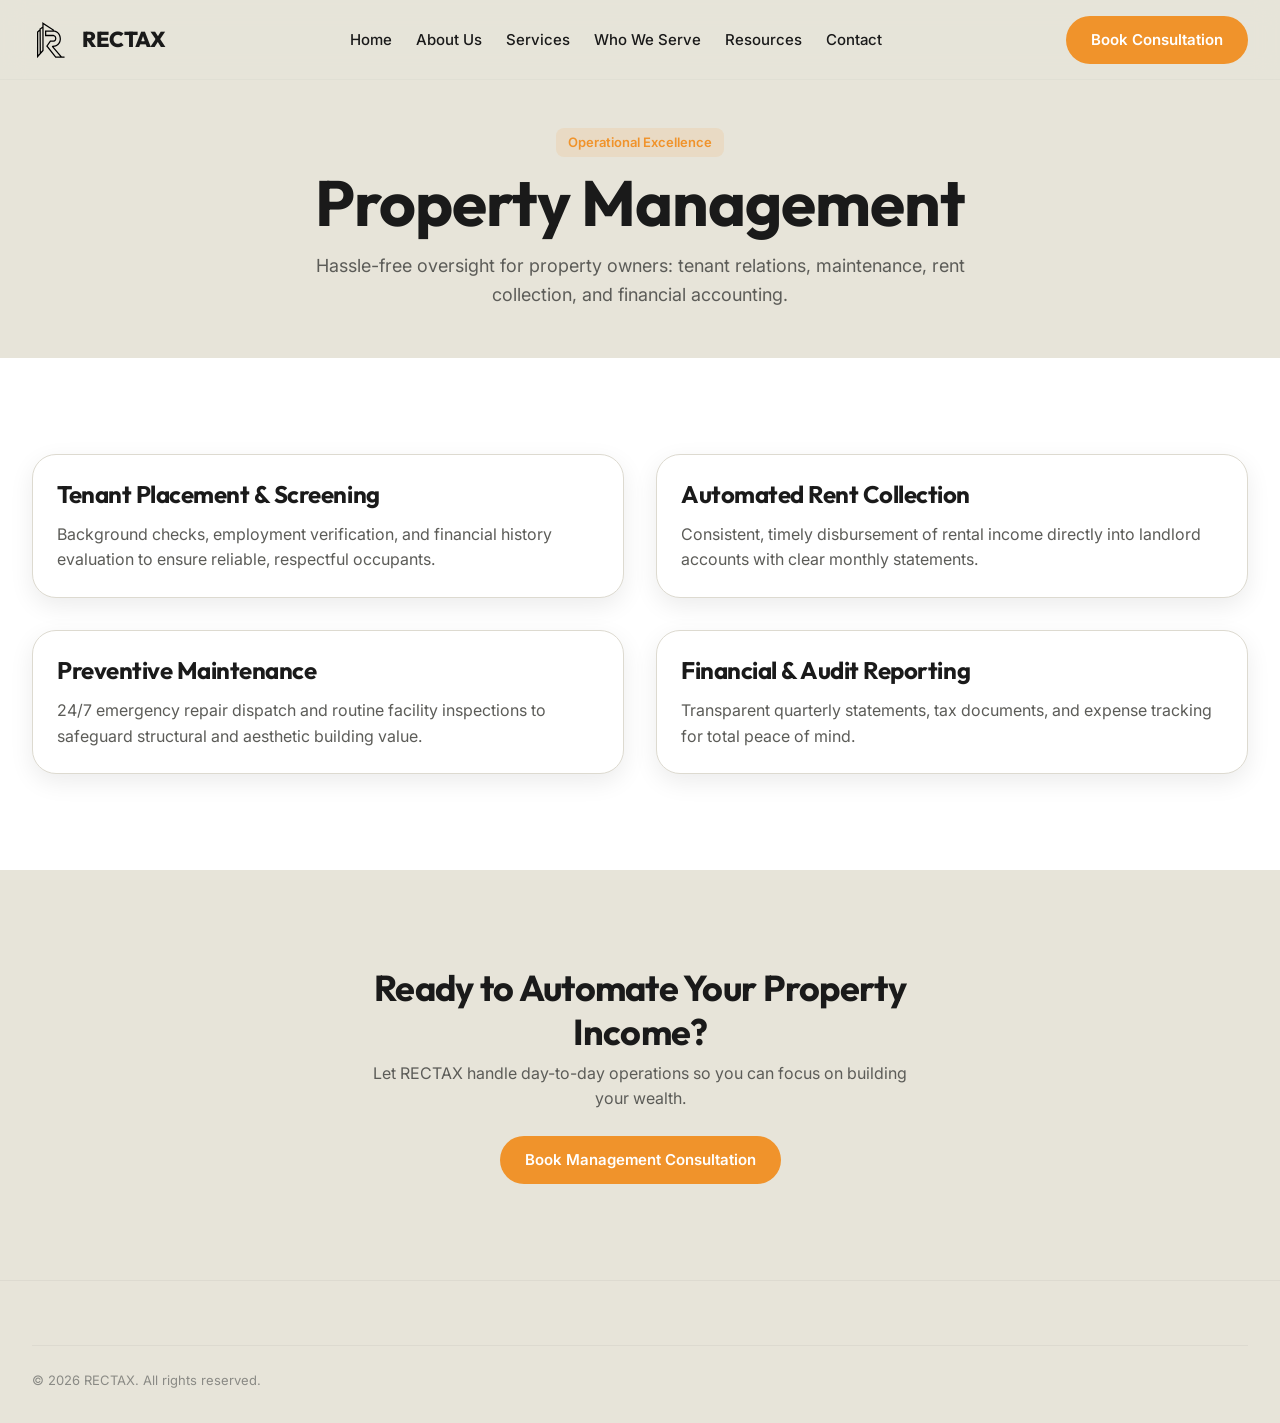
<file: property-management.html>
<!DOCTYPE html>
<html lang="en">
<head>
  <!-- Google tag (gtag.js) -->
  <script async src="https://www.googletagmanager.com/gtag/js?id=G-SVJ336ZM4V"></script>
  <script>
    window.dataLayer = window.dataLayer || [];
    function gtag(){dataLayer.push(arguments);}
    gtag('js', new Date());

    gtag('config', 'G-SVJ336ZM4V');
  </script>

  <meta charset="UTF-8">
  <meta name="viewport" content="width=device-width, initial-scale=1.0">
  <title>Property Management Company in Accra, Ghana | RECTAX</title>
  <meta name="description" content="Professional property management in Accra, Ghana. Tenant screening, rent collection, maintenance, and transparent reporting for local and diaspora owners.">
  <link rel="canonical" href="https://rectax.org/property-management.html">

  <!-- Favicon -->
  <link rel="icon" type="image/svg+xml" href="./brand assets/rectax favicon.svg">
  <link rel="apple-touch-icon" href="./brand assets/rectax favicon.svg">

  <!-- Open Graph / Social Sharing -->
  <meta property="og:type" content="website">
  <meta property="og:site_name" content="RECTAX">
  <meta property="og:title" content="Property Management Company in Accra, Ghana | RECTAX">
  <meta property="og:description" content="Professional property management in Accra, Ghana. Tenant screening, rent collection, maintenance, and transparent reporting for local and diaspora owners.">
  <meta property="og:url" content="https://rectax.org/property-management.html">
  <meta property="og:locale" content="en_GH">
  <meta property="og:image" content="https://rectax.org/brand%20assets/rectax%20social%20share%20image.png">
  <meta property="og:image:width" content="1200">
  <meta property="og:image:height" content="630">
  <meta name="twitter:card" content="summary_large_image">
  <meta name="twitter:image" content="https://rectax.org/brand%20assets/rectax%20social%20share%20image.png">

  <link rel="stylesheet" href="./css/design-tokens.css">

  <!-- Structured Data: Service -->
  <script type="application/ld+json">
  {
    "@context": "https://schema.org",
    "@type": "Service",
    "serviceType": "Property Management",
    "name": "Property Management in Accra, Ghana",
    "description": "Full-service property management including tenant screening, rent collection, preventive maintenance, and detailed financial reporting for property owners in Ghana and abroad.",
    "url": "https://rectax.org/property-management.html",
    "areaServed": ["Accra", "East Legon", "Cantonments", "Airport Residential", "Ridge", "Spintex", "Tema"],
    "provider": {
      "@type": "RealEstateAgent",
      "name": "RECTAX",
      "url": "https://rectax.org/",
      "telephone": "+233558582333",
      "email": "info@rectax.org",
      "address": {
        "@type": "PostalAddress",
        "streetAddress": "No. 28 Anum Tessa Ave.",
        "addressLocality": "Accra",
        "addressCountry": "GH"
      }
    }
  }
  </script>
  <link rel="stylesheet" href="./css/main.css">
  <link rel="stylesheet" href="./css/components.css">
  <link rel="stylesheet" href="./css/pages.css">
</head>
<body>

  <header class="navbar">
    <div class="container navbar-inner">
      <a href="index.html" class="navbar-brand">
        <img src="./brand assets/rectax logo.svg" alt="RECTAX Logo" class="navbar-logo">
        <span class="navbar-title">RECTAX</span>
      </a>
      <ul class="navbar-links">
        <li><a href="index.html" class="navbar-link">Home</a></li>
        <li><a href="about.html" class="navbar-link">About Us</a></li>
        <li><a href="services.html" class="navbar-link active">Services</a></li>
        <li><a href="who-we-serve.html" class="navbar-link">Who We Serve</a></li>
        <li><a href="resources.html" class="navbar-link">Resources</a></li>
        <li><a href="contact.html" class="navbar-link">Contact</a></li>
      </ul>
      <div class="navbar-actions">
        <button type="button" class="btn btn-accent btn-book-consultation">Book Consultation</button>
        <button class="mobile-nav-toggle" aria-label="Toggle navigation menu">
          <svg width="24" height="24" viewBox="0 0 24 24" fill="none" stroke="currentColor" stroke-width="2">
            <line x1="3" y1="12" x2="21" y2="12"></line>
            <line x1="3" y1="6" x2="21" y2="6"></line>
            <line x1="3" y1="18" x2="21" y2="18"></line>
          </svg>
        </button>
      </div>
    </div>
  </header>

  <main>
    <section class="section section-sand" style="padding-top: var(--space-12); padding-bottom: var(--space-12);">
      <div class="container" style="max-width: 800px; text-align: center;">
        <span class="badge badge-orange" style="margin-bottom: var(--space-3);">Operational Excellence</span>
        <h1 class="display-title" style="margin-bottom: var(--space-4);">Property Management</h1>
        <p style="font-size: 1.125rem;">Hassle-free oversight for property owners: tenant relations, maintenance, rent collection, and financial accounting.</p>
      </div>
    </section>

    <section class="section section-white">
      <div class="container">
        <div class="two-col-grid">
          
          <div class="card">
            <h3 style="margin-bottom: var(--space-3);">Tenant Placement & Screening</h3>
            <p>Background checks, employment verification, and financial history evaluation to ensure reliable, respectful occupants.</p>
          </div>

          <div class="card">
            <h3 style="margin-bottom: var(--space-3);">Automated Rent Collection</h3>
            <p>Consistent, timely disbursement of rental income directly into landlord accounts with clear monthly statements.</p>
          </div>

          <div class="card">
            <h3 style="margin-bottom: var(--space-3);">Preventive Maintenance</h3>
            <p>24/7 emergency repair dispatch and routine facility inspections to safeguard structural and aesthetic building value.</p>
          </div>

          <div class="card">
            <h3 style="margin-bottom: var(--space-3);">Financial & Audit Reporting</h3>
            <p>Transparent quarterly statements, tax documents, and expense tracking for total peace of mind.</p>
          </div>

        </div>
      </div>
    </section>

    <section class="section section-sand">
      <div class="container" style="text-align: center; max-width: 600px;">
        <h2>Ready to Automate Your Property Income?</h2>
        <p style="margin-top: var(--space-2); margin-bottom: var(--space-6);">Let RECTAX handle day-to-day operations so you can focus on building your wealth.</p>
        <button type="button" class="btn btn-accent btn-book-consultation">Book Management Consultation</button>
      </div>
    </section>
  </main>

  <footer class="footer">
    <div class="container">
      <div class="footer-bottom">
        <div>&copy; 2026 RECTAX. All rights reserved.</div>
      </div>
    </div>
  </footer>

  <script src="./js/main.js"></script>
  <script src="./js/calendly.js"></script>
</body>
</html>
</file>
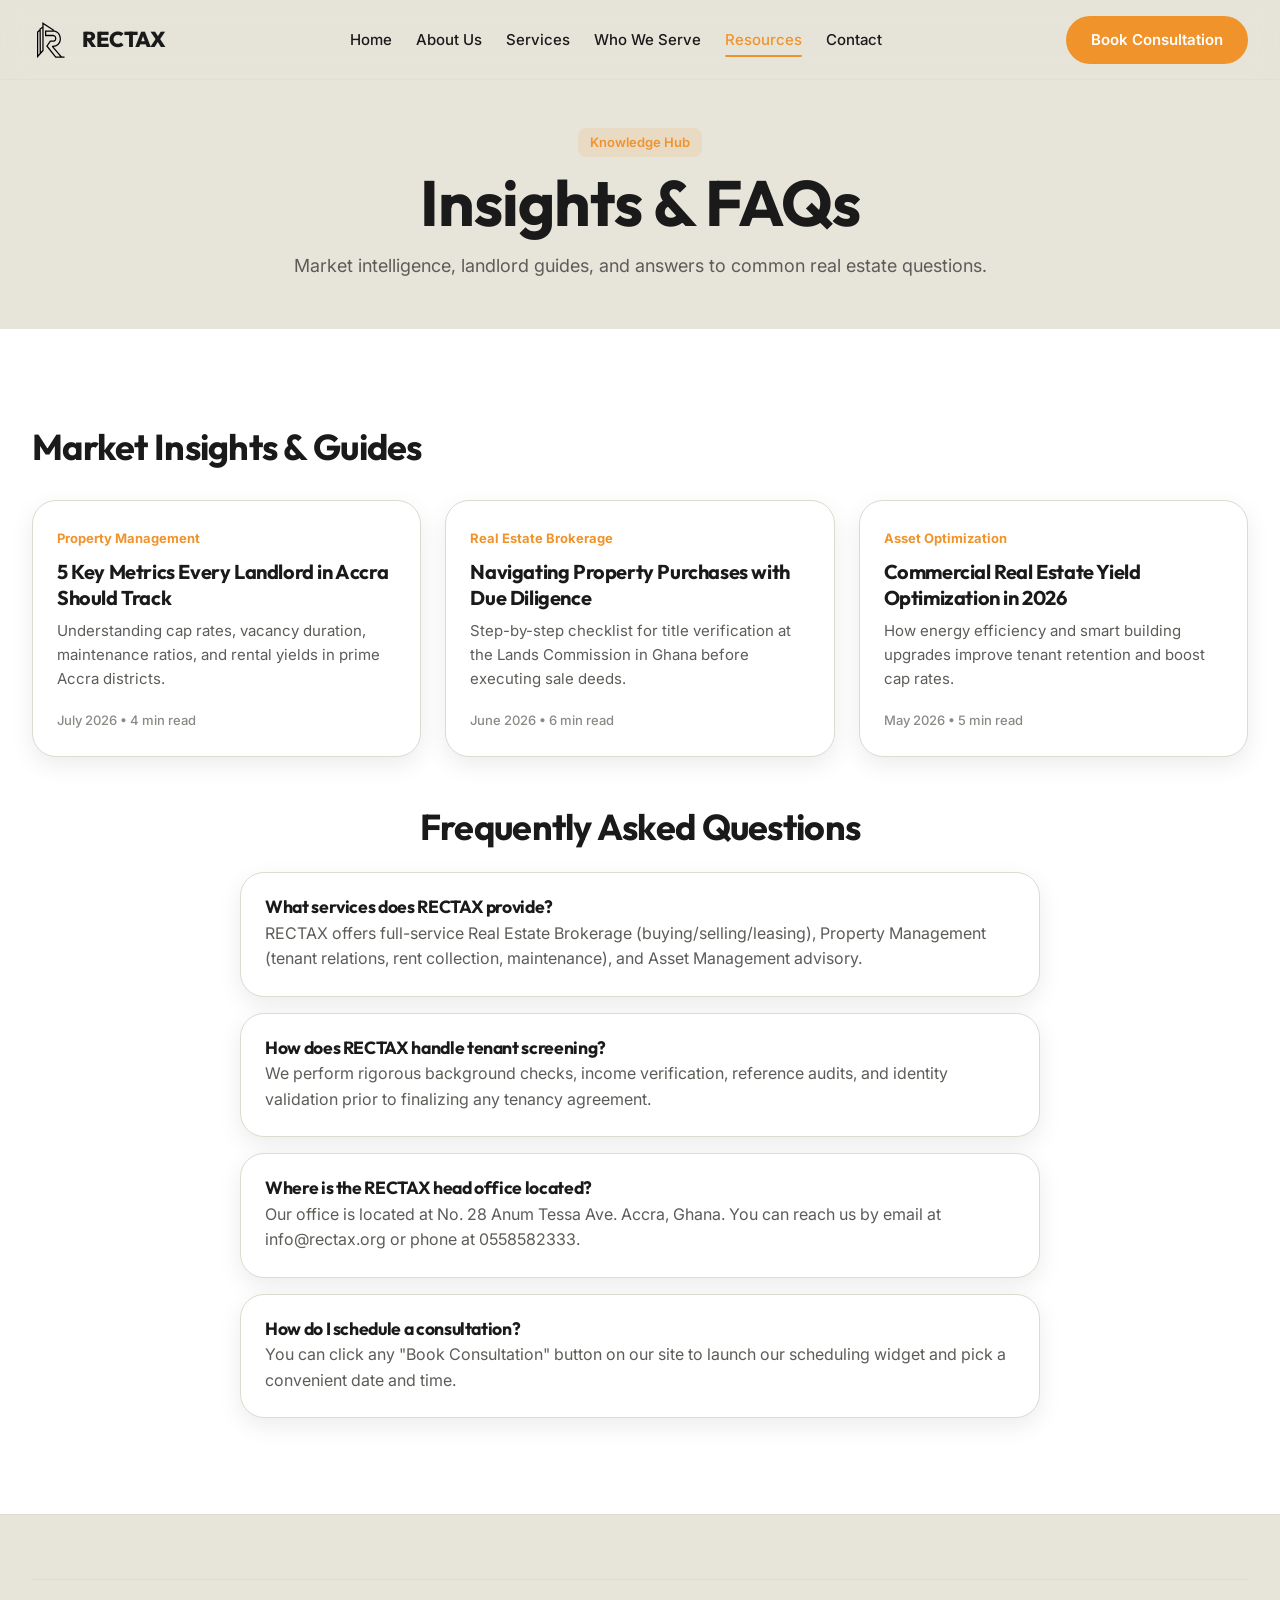
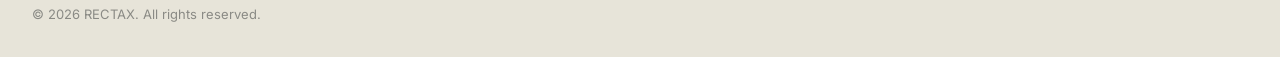
<file: resources.html>
<!DOCTYPE html>
<html lang="en">
<head>
  <!-- Google tag (gtag.js) -->
  <script async src="https://www.googletagmanager.com/gtag/js?id=G-SVJ336ZM4V"></script>
  <script>
    window.dataLayer = window.dataLayer || [];
    function gtag(){dataLayer.push(arguments);}
    gtag('js', new Date());

    gtag('config', 'G-SVJ336ZM4V');
  </script>

  <meta charset="UTF-8">
  <meta name="viewport" content="width=device-width, initial-scale=1.0">
  <title>Real Estate Guides, Insights & FAQs | RECTAX Ghana</title>
  <meta name="description" content="Explore RECTAX market insights, real estate guides, and frequently asked questions for property buyers, sellers, and landlords in Ghana.">
  <link rel="canonical" href="https://rectax.org/resources.html">

  <!-- Favicon -->
  <link rel="icon" type="image/svg+xml" href="./brand assets/rectax favicon.svg">
  <link rel="apple-touch-icon" href="./brand assets/rectax favicon.svg">

  <!-- Open Graph / Social Sharing -->
  <meta property="og:type" content="website">
  <meta property="og:site_name" content="RECTAX">
  <meta property="og:title" content="Real Estate Guides, Insights & FAQs | RECTAX Ghana">
  <meta property="og:description" content="Explore RECTAX market insights, real estate guides, and frequently asked questions for property buyers, sellers, and landlords in Ghana.">
  <meta property="og:url" content="https://rectax.org/resources.html">
  <meta property="og:locale" content="en_GH">
  <meta property="og:image" content="https://rectax.org/brand%20assets/rectax%20social%20share%20image.png">
  <meta property="og:image:width" content="1200">
  <meta property="og:image:height" content="630">
  <meta name="twitter:card" content="summary_large_image">
  <meta name="twitter:image" content="https://rectax.org/brand%20assets/rectax%20social%20share%20image.png">

  <link rel="stylesheet" href="./css/design-tokens.css">

  <!-- Structured Data: FAQPage -->
  <script type="application/ld+json">
  {
    "@context": "https://schema.org",
    "@type": "FAQPage",
    "mainEntity": [
      {
        "@type": "Question",
        "name": "What services does RECTAX provide?",
        "acceptedAnswer": {
          "@type": "Answer",
          "text": "RECTAX offers full-service Real Estate Brokerage (buying/selling/leasing), Property Management (tenant relations, rent collection, maintenance), and Asset Management advisory."
        }
      },
      {
        "@type": "Question",
        "name": "How does RECTAX handle tenant screening?",
        "acceptedAnswer": {
          "@type": "Answer",
          "text": "We perform rigorous background checks, income verification, reference audits, and identity validation prior to finalizing any tenancy agreement."
        }
      },
      {
        "@type": "Question",
        "name": "Where is the RECTAX head office located?",
        "acceptedAnswer": {
          "@type": "Answer",
          "text": "Our office is located at No. 28 Anum Tessa Ave. Accra, Ghana. You can reach us by email at info@rectax.org or phone at 0558582333."
        }
      },
      {
        "@type": "Question",
        "name": "How do I schedule a consultation?",
        "acceptedAnswer": {
          "@type": "Answer",
          "text": "You can click any 'Book Consultation' button on our site to launch our scheduling widget and pick a convenient date and time."
        }
      }
    ]
  }
  </script>
  <link rel="stylesheet" href="./css/main.css">
  <link rel="stylesheet" href="./css/components.css">
  <link rel="stylesheet" href="./css/pages.css">
</head>
<body>

  <header class="navbar">
    <div class="container navbar-inner">
      <a href="index.html" class="navbar-brand">
        <img src="./brand assets/rectax logo.svg" alt="RECTAX Logo" class="navbar-logo">
        <span class="navbar-title">RECTAX</span>
      </a>
      <ul class="navbar-links">
        <li><a href="index.html" class="navbar-link">Home</a></li>
        <li><a href="about.html" class="navbar-link">About Us</a></li>
        <li><a href="services.html" class="navbar-link">Services</a></li>
        <li><a href="who-we-serve.html" class="navbar-link">Who We Serve</a></li>
        <li><a href="resources.html" class="navbar-link active">Resources</a></li>
        <li><a href="contact.html" class="navbar-link">Contact</a></li>
      </ul>
      <div class="navbar-actions">
        <button type="button" class="btn btn-accent btn-book-consultation">Book Consultation</button>
        <button class="mobile-nav-toggle" aria-label="Toggle navigation menu">
          <svg width="24" height="24" viewBox="0 0 24 24" fill="none" stroke="currentColor" stroke-width="2">
            <line x1="3" y1="12" x2="21" y2="12"></line>
            <line x1="3" y1="6" x2="21" y2="6"></line>
            <line x1="3" y1="18" x2="21" y2="18"></line>
          </svg>
        </button>
      </div>
    </div>
  </header>

  <main>
    <section class="section section-sand" style="padding-top: var(--space-12); padding-bottom: var(--space-12);">
      <div class="container" style="max-width: 800px; text-align: center;">
        <span class="badge badge-orange" style="margin-bottom: var(--space-3);">Knowledge Hub</span>
        <h1 class="display-title" style="margin-bottom: var(--space-4);">Insights & FAQs</h1>
        <p style="font-size: 1.125rem;">Market intelligence, landlord guides, and answers to common real estate questions.</p>
      </div>
    </section>

    <!-- Latest Articles / Insights -->
    <section class="section section-white">
      <div class="container">
        <h2 style="margin-bottom: var(--space-8);">Market Insights & Guides</h2>
        
        <div class="three-col-grid" style="margin-bottom: var(--space-12);">
          
          <div class="card">
            <span class="caption" style="color: var(--color-accent); font-weight: 700;">Property Management</span>
            <h3 style="font-size: 1.25rem; margin: 8px 0;">5 Key Metrics Every Landlord in Accra Should Track</h3>
            <p style="font-size: 0.9375rem; margin-bottom: var(--space-4);">Understanding cap rates, vacancy duration, maintenance ratios, and rental yields in prime Accra districts.</p>
            <span class="caption">July 2026 • 4 min read</span>
          </div>

          <div class="card">
            <span class="caption" style="color: var(--color-accent); font-weight: 700;">Real Estate Brokerage</span>
            <h3 style="font-size: 1.25rem; margin: 8px 0;">Navigating Property Purchases with Due Diligence</h3>
            <p style="font-size: 0.9375rem; margin-bottom: var(--space-4);">Step-by-step checklist for title verification at the Lands Commission in Ghana before executing sale deeds.</p>
            <span class="caption">June 2026 • 6 min read</span>
          </div>

          <div class="card">
            <span class="caption" style="color: var(--color-accent); font-weight: 700;">Asset Optimization</span>
            <h3 style="font-size: 1.25rem; margin: 8px 0;">Commercial Real Estate Yield Optimization in 2026</h3>
            <p style="font-size: 0.9375rem; margin-bottom: var(--space-4);">How energy efficiency and smart building upgrades improve tenant retention and boost cap rates.</p>
            <span class="caption">May 2026 • 5 min read</span>
          </div>

        </div>

        <!-- Frequently Asked Questions -->
        <div style="max-width: 800px; margin: 0 auto;">
          <h2 style="margin-bottom: var(--space-6); text-align: center;">Frequently Asked Questions</h2>

          <div style="display: flex; flex-direction: column; gap: var(--space-4);">
            <div class="card" style="padding: var(--space-6);">
              <h4 style="font-size: 1.1rem; font-weight: 700; margin-bottom: 4px;">What services does RECTAX provide?</h4>
              <p>RECTAX offers full-service Real Estate Brokerage (buying/selling/leasing), Property Management (tenant relations, rent collection, maintenance), and Asset Management advisory.</p>
            </div>

            <div class="card" style="padding: var(--space-6);">
              <h4 style="font-size: 1.1rem; font-weight: 700; margin-bottom: 4px;">How does RECTAX handle tenant screening?</h4>
              <p>We perform rigorous background checks, income verification, reference audits, and identity validation prior to finalizing any tenancy agreement.</p>
            </div>

            <div class="card" style="padding: var(--space-6);">
              <h4 style="font-size: 1.1rem; font-weight: 700; margin-bottom: 4px;">Where is the RECTAX head office located?</h4>
              <p>Our office is located at No. 28 Anum Tessa Ave. Accra, Ghana. You can reach us by email at info@rectax.org or phone at 0558582333.</p>
            </div>

            <div class="card" style="padding: var(--space-6);">
              <h4 style="font-size: 1.1rem; font-weight: 700; margin-bottom: 4px;">How do I schedule a consultation?</h4>
              <p>You can click any "Book Consultation" button on our site to launch our scheduling widget and pick a convenient date and time.</p>
            </div>
          </div>

        </div>
      </div>
    </section>
  </main>

  <footer class="footer">
    <div class="container">
      <div class="footer-bottom">
        <div>&copy; 2026 RECTAX. All rights reserved.</div>
      </div>
    </div>
  </footer>

  <script src="./js/main.js"></script>
  <script src="./js/calendly.js"></script>
</body>
</html>
</file>
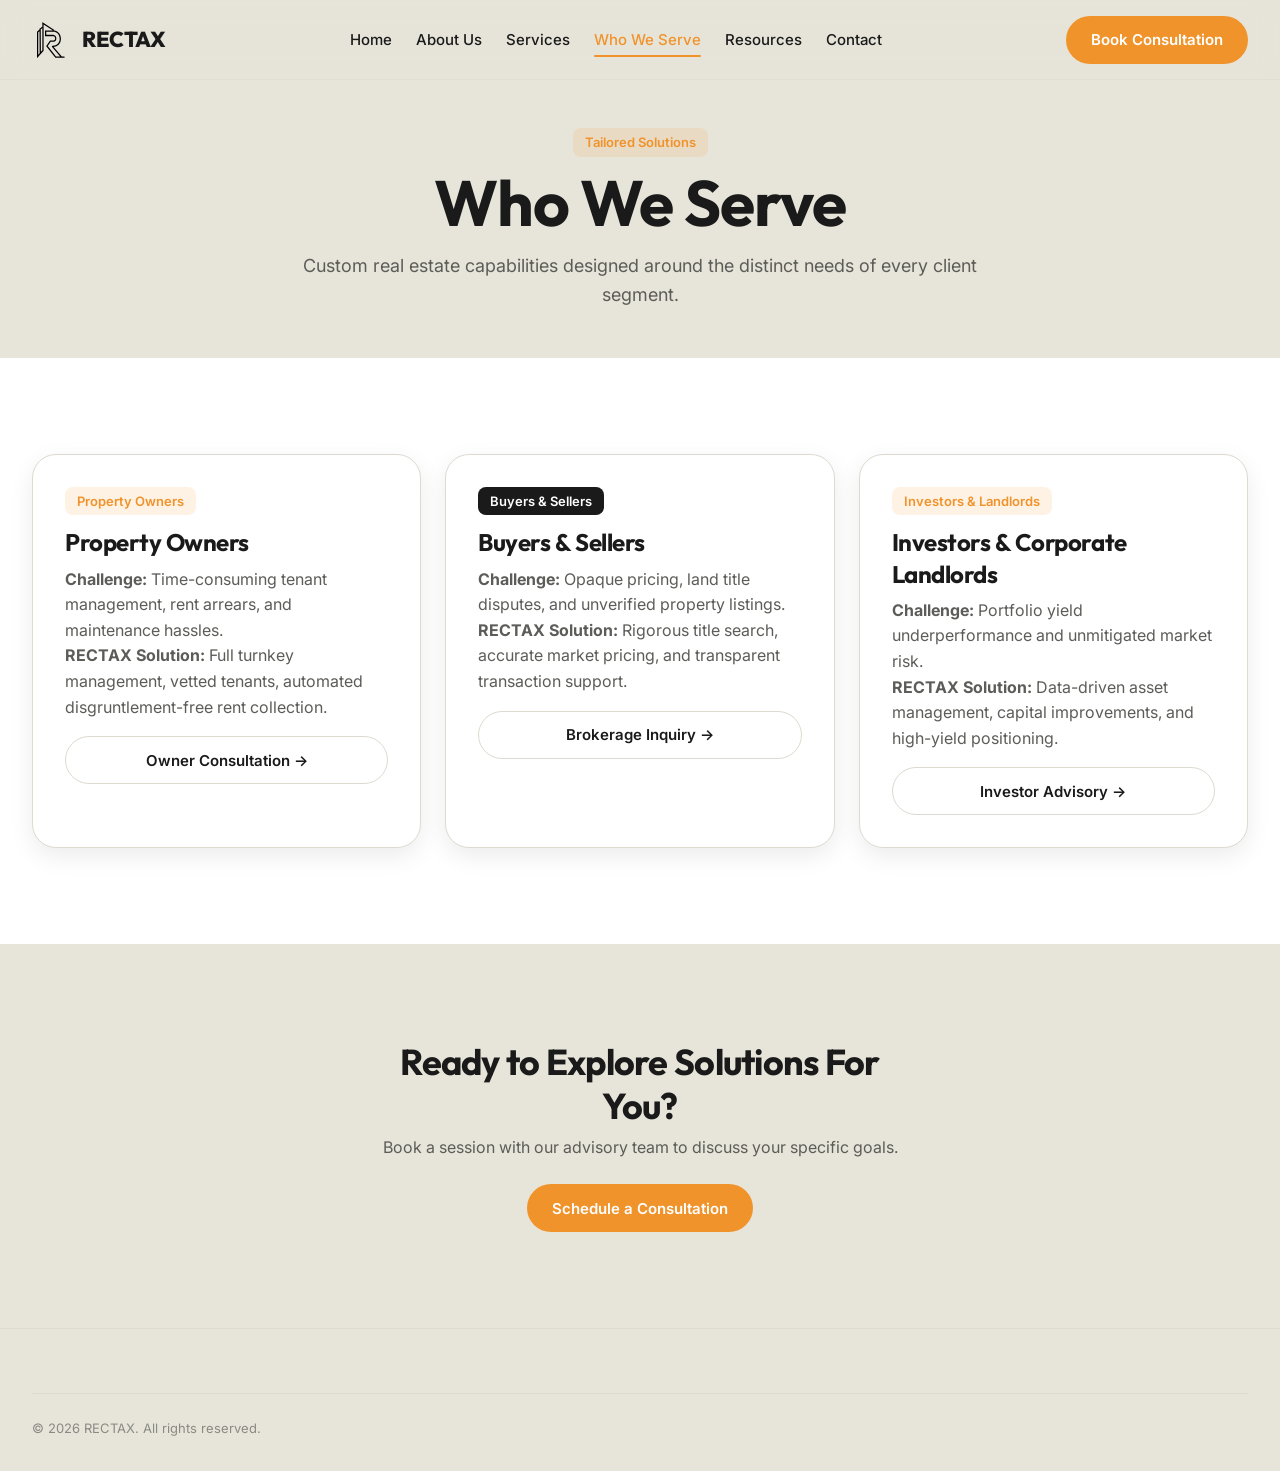
<file: who-we-serve.html>
<!DOCTYPE html>
<html lang="en">
<head>
  <!-- Google tag (gtag.js) -->
  <script async src="https://www.googletagmanager.com/gtag/js?id=G-SVJ336ZM4V"></script>
  <script>
    window.dataLayer = window.dataLayer || [];
    function gtag(){dataLayer.push(arguments);}
    gtag('js', new Date());

    gtag('config', 'G-SVJ336ZM4V');
  </script>

  <meta charset="UTF-8">
  <meta name="viewport" content="width=device-width, initial-scale=1.0">
  <title>Who We Serve | RECTAX Real Estate Ghana</title>
  <meta name="description" content="Discover how RECTAX tailors solutions for Property Owners, Buyers, Sellers, Renters, Investors, and Corporate Landlords in Ghana.">
  <link rel="canonical" href="https://rectax.org/who-we-serve.html">

  <!-- Favicon -->
  <link rel="icon" type="image/svg+xml" href="./brand assets/rectax favicon.svg">
  <link rel="apple-touch-icon" href="./brand assets/rectax favicon.svg">

  <!-- Open Graph / Social Sharing -->
  <meta property="og:type" content="website">
  <meta property="og:site_name" content="RECTAX">
  <meta property="og:title" content="Who We Serve | RECTAX Real Estate Ghana">
  <meta property="og:description" content="Discover how RECTAX tailors solutions for Property Owners, Buyers, Sellers, Renters, Investors, and Corporate Landlords in Ghana.">
  <meta property="og:url" content="https://rectax.org/who-we-serve.html">
  <meta property="og:locale" content="en_GH">
  <meta property="og:image" content="https://rectax.org/brand%20assets/rectax%20social%20share%20image.png">
  <meta property="og:image:width" content="1200">
  <meta property="og:image:height" content="630">
  <meta name="twitter:card" content="summary_large_image">
  <meta name="twitter:image" content="https://rectax.org/brand%20assets/rectax%20social%20share%20image.png">

  <link rel="stylesheet" href="./css/design-tokens.css">
  <link rel="stylesheet" href="./css/main.css">
  <link rel="stylesheet" href="./css/components.css">
  <link rel="stylesheet" href="./css/pages.css">
</head>
<body>

  <header class="navbar">
    <div class="container navbar-inner">
      <a href="index.html" class="navbar-brand">
        <img src="./brand assets/rectax logo.svg" alt="RECTAX Logo" class="navbar-logo">
        <span class="navbar-title">RECTAX</span>
      </a>
      <ul class="navbar-links">
        <li><a href="index.html" class="navbar-link">Home</a></li>
        <li><a href="about.html" class="navbar-link">About Us</a></li>
        <li><a href="services.html" class="navbar-link">Services</a></li>
        <li><a href="who-we-serve.html" class="navbar-link active">Who We Serve</a></li>
        <li><a href="resources.html" class="navbar-link">Resources</a></li>
        <li><a href="contact.html" class="navbar-link">Contact</a></li>
      </ul>
      <div class="navbar-actions">
        <button type="button" class="btn btn-accent btn-book-consultation">Book Consultation</button>
        <button class="mobile-nav-toggle" aria-label="Toggle navigation menu">
          <svg width="24" height="24" viewBox="0 0 24 24" fill="none" stroke="currentColor" stroke-width="2">
            <line x1="3" y1="12" x2="21" y2="12"></line>
            <line x1="3" y1="6" x2="21" y2="6"></line>
            <line x1="3" y1="18" x2="21" y2="18"></line>
          </svg>
        </button>
      </div>
    </div>
  </header>

  <main>
    <section class="section section-sand" style="padding-top: var(--space-12); padding-bottom: var(--space-12);">
      <div class="container" style="max-width: 800px; text-align: center;">
        <span class="badge badge-orange" style="margin-bottom: var(--space-3);">Tailored Solutions</span>
        <h1 class="display-title" style="margin-bottom: var(--space-4);">Who We Serve</h1>
        <p style="font-size: 1.125rem;">Custom real estate capabilities designed around the distinct needs of every client segment.</p>
      </div>
    </section>

    <section class="section section-white">
      <div class="container">
        <div class="three-col-grid">
          
          <!-- Segment 1 -->
          <div class="card card-padding-lg">
            <span class="badge badge-orange" style="margin-bottom: var(--space-3);">Property Owners</span>
            <h3>Property Owners</h3>
            <p style="margin-top: var(--space-2); margin-bottom: var(--space-4);">
              <strong>Challenge:</strong> Time-consuming tenant management, rent arrears, and maintenance hassles.<br>
              <strong>RECTAX Solution:</strong> Full turnkey management, vetted tenants, automated disgruntlement-free rent collection.
            </p>
            <button type="button" class="btn btn-secondary btn-book-consultation" style="width: 100%;">Owner Consultation →</button>
          </div>

          <!-- Segment 2 -->
          <div class="card card-padding-lg">
            <span class="badge badge-dark" style="margin-bottom: var(--space-3);">Buyers & Sellers</span>
            <h3>Buyers & Sellers</h3>
            <p style="margin-top: var(--space-2); margin-bottom: var(--space-4);">
              <strong>Challenge:</strong> Opaque pricing, land title disputes, and unverified property listings.<br>
              <strong>RECTAX Solution:</strong> Rigorous title search, accurate market pricing, and transparent transaction support.
            </p>
            <button type="button" class="btn btn-secondary btn-book-consultation" style="width: 100%;">Brokerage Inquiry →</button>
          </div>

          <!-- Segment 3 -->
          <div class="card card-padding-lg">
            <span class="badge badge-orange" style="margin-bottom: var(--space-3);">Investors & Landlords</span>
            <h3>Investors & Corporate Landlords</h3>
            <p style="margin-top: var(--space-2); margin-bottom: var(--space-4);">
              <strong>Challenge:</strong> Portfolio yield underperformance and unmitigated market risk.<br>
              <strong>RECTAX Solution:</strong> Data-driven asset management, capital improvements, and high-yield positioning.
            </p>
            <button type="button" class="btn btn-secondary btn-book-consultation" style="width: 100%;">Investor Advisory →</button>
          </div>

        </div>
      </div>
    </section>

    <section class="section section-sand">
      <div class="container" style="text-align: center; max-width: 600px;">
        <h2>Ready to Explore Solutions For You?</h2>
        <p style="margin-top: var(--space-2); margin-bottom: var(--space-6);">Book a session with our advisory team to discuss your specific goals.</p>
        <button type="button" class="btn btn-accent btn-book-consultation">Schedule a Consultation</button>
      </div>
    </section>
  </main>

  <footer class="footer">
    <div class="container">
      <div class="footer-bottom">
        <div>&copy; 2026 RECTAX. All rights reserved.</div>
      </div>
    </div>
  </footer>

  <script src="./js/main.js"></script>
  <script src="./js/calendly.js"></script>
</body>
</html>
</file>
<file: css/design-tokens.css>
/* ==========================================
   RECTAX Real Estate Platform - Design Tokens
   Matching design-system.md specs
   ========================================== */

@import url('https://fonts.googleapis.com/css2?family=Inter:wght@300;400;500;600;700&family=Outfit:wght@400;500;600;700;800&display=swap');

:root {
  /* Primary Colors */
  --color-primary: #1A1A1A;          /* Ink Black */
  --color-background: #E7E4D9;       /* Warm Sand */
  --color-surface: #FFFFFF;          /* Surface White */
  
  /* Secondary / Accent Colors */
  --color-accent: #F0932B;           /* Signal Orange */
  --color-accent-hover: #D97F1C;     /* Orange Hover */
  
  /* Neutrals */
  --color-text-primary: #1A1A1A;     /* Primary text */
  --color-text-secondary: #5C5C58;   /* Body Copy Gray */
  --color-text-muted: #8A8A85;       /* Secondary/Captions */
  --color-border: #DDDAD0;           /* Border Gray */
  
  /* Semantics */
  --color-success: #2E9E5B;
  --color-warning: #E0A400;
  --color-error: #D64545;
  --color-info: #3B82C4;
  
  /* Typography */
  --font-heading: 'Outfit', 'General Sans', -apple-system, sans-serif;
  --font-body: 'Inter', -apple-system, sans-serif;
  
  /* Spacing Scale */
  --space-1: 4px;
  --space-2: 8px;
  --space-3: 12px;
  --space-4: 16px;
  --space-6: 24px;
  --space-8: 32px;
  --space-12: 48px;
  --space-16: 64px;
  --space-24: 96px;
  
  /* Radii */
  --radius-sm: 8px;
  --radius-md: 16px;
  --radius-lg: 24px;
  --radius-pill: 9999px;
  
  /* Shadows */
  --shadow-sm: 0 2px 6px rgba(0, 0, 0, 0.05);
  --shadow-md: 0 8px 24px rgba(0, 0, 0, 0.08);
  --shadow-lg: 0 16px 40px rgba(0, 0, 0, 0.12);
  --shadow-float: 0 20px 48px rgba(26, 26, 26, 0.16);

  /* Transitions */
  --transition-fast: 150ms ease;
  --transition-base: 200ms ease-out;
  --transition-smooth: 300ms cubic-bezier(0.16, 1, 0.3, 1);
  
  /* Container Width */
  --container-max-width: 1280px;
}
</file>
<file: css/main.css>
/* ==========================================
   RECTAX Real Estate Platform - Main Stylesheet
   ========================================== */

@import './design-tokens.css';

/* CSS Reset & Base */
*, *::before, *::after {
  box-sizing: border-box;
  margin: 0;
  padding: 0;
}

html {
  font-family: var(--font-body);
  font-size: 16px;
  color: var(--color-text-primary);
  background-color: var(--color-background);
  scroll-behavior: smooth;
  -webkit-font-smoothing: antialiased;
  -moz-osx-font-smoothing: grayscale;
}

body {
  min-height: 100vh;
  display: flex;
  flex-direction: column;
  overflow-x: hidden;
  line-height: 1.6;
}

/* Typography Scale */
h1, h2, h3, h4, h5, h6 {
  font-family: var(--font-heading);
  color: var(--color-primary);
  font-weight: 700;
  line-height: 1.1;
  letter-spacing: -0.02em;
}

.display-title {
  font-size: clamp(2.5rem, 5vw + 1rem, 4rem); /* 40px to 64px */
  font-weight: 700;
  line-height: 1.05;
  letter-spacing: -1px;
}

.display-title .light-text {
  font-weight: 400;
  color: var(--color-text-muted);
}

h1, .h1 {
  font-size: clamp(2rem, 4vw, 3rem); /* 32px to 48px */
  letter-spacing: -0.5px;
}

h2, .h2 {
  font-size: clamp(1.625rem, 3vw, 2.25rem); /* 26px to 36px */
  line-height: 1.2;
}

h3, .h3 {
  font-size: 1.5rem; /* 24px */
  line-height: 1.3;
}

p {
  color: var(--color-text-secondary);
  font-size: 1rem;
  line-height: 1.6;
}

.caption {
  font-size: 0.8125rem; /* 13px */
  font-weight: 500;
  line-height: 1.4;
  color: var(--color-text-muted);
}

a {
  color: inherit;
  text-decoration: none;
  transition: color var(--transition-fast);
}

img {
  max-width: 100%;
  height: auto;
  display: block;
}

/* Container & Grid */
.container {
  width: 100%;
  max-width: var(--container-max-width);
  margin: 0 auto;
  padding-left: var(--space-8);
  padding-right: var(--space-8);
}

@media (max-width: 1199px) {
  .container {
    padding-left: var(--space-6);
    padding-right: var(--space-6);
  }
}

@media (max-width: 767px) {
  .container {
    padding-left: 20px;
    padding-right: 20px;
  }
}

.grid-12 {
  display: grid;
  grid-template-columns: repeat(12, 1fr);
  gap: var(--space-6);
}

/* Sections */
.section {
  padding-top: var(--space-24);
  padding-bottom: var(--space-24);
  position: relative;
}

.section-sand {
  background-color: var(--color-background);
}

.section-white {
  background-color: var(--color-surface);
}

@media (max-width: 1199px) {
  .section {
    padding-top: var(--space-16);
    padding-bottom: var(--space-16);
  }
}

@media (max-width: 767px) {
  .section {
    padding-top: var(--space-12);
    padding-bottom: var(--space-12);
  }
}

/* Buttons */
.btn {
  display: inline-flex;
  align-items: center;
  justify-content: center;
  gap: var(--space-2);
  font-family: var(--font-body);
  font-size: 0.9375rem; /* 15px */
  font-weight: 600;
  padding: 0 var(--space-6);
  height: 48px;
  border-radius: var(--radius-pill);
  border: 1px solid transparent;
  cursor: pointer;
  white-space: nowrap;
  transition: all var(--transition-base);
  user-select: none;
}

.btn-primary {
  background-color: var(--color-primary);
  color: var(--color-surface);
}

.btn-primary:hover {
  background-color: #333333;
  transform: translateY(-1px);
}

.btn-accent {
  background-color: var(--color-accent);
  color: var(--color-surface);
}

.btn-accent:hover {
  background-color: var(--color-accent-hover);
  transform: translateY(-1px);
}

.btn-secondary {
  background-color: var(--color-surface);
  color: var(--color-primary);
  border-color: var(--color-border);
}

.btn-secondary:hover {
  background-color: #F8F7F4;
  border-color: var(--color-primary);
}

.btn-icon-only {
  width: 48px;
  height: 48px;
  padding: 0;
  border-radius: 50%;
  flex-shrink: 0;
}

/* Badges & Pills */
.badge {
  display: inline-flex;
  align-items: center;
  gap: var(--space-2);
  padding: var(--space-1) var(--space-3);
  border-radius: var(--radius-sm);
  font-size: 0.8125rem;
  font-weight: 600;
}

.badge-orange {
  background-color: rgba(240, 147, 43, 0.12);
  color: var(--color-accent);
}

.badge-dark {
  background-color: var(--color-primary);
  color: var(--color-surface);
}

.icon-badge {
  width: 48px;
  height: 48px;
  border-radius: 50%;
  background-color: var(--color-accent);
  color: var(--color-surface);
  display: flex;
  align-items: center;
  justify-content: center;
  flex-shrink: 0;
}

/* Cards System */
.card {
  background-color: var(--color-surface);
  border-radius: var(--radius-lg);
  padding: var(--space-6);
  border: 1px solid var(--color-border);
  box-shadow: var(--shadow-md);
  transition: transform var(--transition-base), box-shadow var(--transition-base);
}

.card:hover {
  transform: translateY(-4px);
  box-shadow: var(--shadow-lg);
}

.card-padding-lg {
  padding: var(--space-8);
}

/* Decorative Clip-Path Shapes */
.clipped-hero-container {
  clip-path: polygon(0 0, 85% 0, 100% 12%, 100% 100%, 0 100%);
  border-radius: var(--radius-lg);
  overflow: hidden;
}

.notch-cta-shape {
  border-radius: 32px;
  background-color: var(--color-primary);
  color: var(--color-surface);
  padding: var(--space-12);
  position: relative;
  overflow: hidden;
}

@media (max-width: 767px) {
  .notch-cta-shape {
    padding: var(--space-6);
    border-radius: var(--radius-lg);
  }
}
</file>
<file: css/components.css>
/* ==========================================
   RECTAX Real Estate Platform - Components
   ========================================== */

/* Navbar Component */
.navbar {
  position: sticky;
  top: 0;
  z-index: 1000;
  height: 80px;
  background-color: rgba(231, 228, 217, 0.92);
  backdrop-filter: blur(12px);
  -webkit-backdrop-filter: blur(12px);
  border-bottom: 1px solid rgba(221, 218, 208, 0.6);
  transition: all var(--transition-base);
}

.navbar.scrolled {
  background-color: rgba(255, 255, 255, 0.95);
  box-shadow: var(--shadow-sm);
}

.navbar-inner {
  display: flex;
  align-items: center;
  justify-content: space-between;
  height: 100%;
}

.navbar-brand {
  display: flex;
  align-items: center;
  gap: var(--space-3);
  text-decoration: none;
}

.navbar-logo {
  height: 38px;
  width: auto;
}

.navbar-title {
  font-family: var(--font-heading);
  font-weight: 800;
  font-size: 1.35rem;
  letter-spacing: -0.5px;
  color: var(--color-primary);
}

.navbar-title span {
  color: var(--color-accent);
}

.navbar-links {
  display: flex;
  align-items: center;
  gap: var(--space-6);
  list-style: none;
}

.navbar-link {
  font-size: 0.9375rem;
  font-weight: 500;
  color: var(--color-text-primary);
  position: relative;
  padding: var(--space-2) 0;
}

.navbar-link:hover, .navbar-link.active {
  color: var(--color-accent);
}

.navbar-link.active::after {
  content: '';
  position: absolute;
  bottom: 0;
  left: 0;
  width: 100%;
  height: 2px;
  background-color: var(--color-accent);
  border-radius: 2px;
}

.navbar-actions {
  display: flex;
  align-items: center;
  gap: var(--space-3);
}

/* Mobile Nav Toggle */
.mobile-nav-toggle {
  display: none;
  background: none;
  border: none;
  cursor: pointer;
  padding: var(--space-2);
  color: var(--color-primary);
}

@media (max-width: 991px) {
  .navbar-links {
    display: none;
    position: absolute;
    top: 80px;
    left: 0;
    width: 100%;
    background-color: var(--color-surface);
    flex-direction: column;
    padding: var(--space-6);
    border-bottom: 1px solid var(--color-border);
    box-shadow: var(--shadow-md);
  }

  .navbar-links.open {
    display: flex;
  }

  .mobile-nav-toggle {
    display: block;
  }
}

/* Footer Component */
.footer {
  background-color: var(--color-background);
  border-top: 1px solid var(--color-border);
  padding-top: var(--space-16);
  padding-bottom: var(--space-8);
}

.footer-grid {
  display: grid;
  grid-template-columns: 2fr repeat(3, 1fr);
  gap: var(--space-8);
  margin-bottom: var(--space-12);
}

@media (max-width: 991px) {
  .footer-grid {
    grid-template-columns: 1fr 1fr;
    gap: var(--space-6);
  }
}

@media (max-width: 575px) {
  .footer-grid {
    grid-template-columns: 1fr;
  }
}

.footer-brand p {
  margin-top: var(--space-4);
  max-width: 320px;
}

.footer-column-title {
  font-family: var(--font-heading);
  font-size: 1rem;
  font-weight: 700;
  color: var(--color-primary);
  margin-bottom: var(--space-4);
}

.footer-links {
  list-style: none;
  display: flex;
  flex-direction: column;
  gap: var(--space-3);
}

.footer-link {
  font-size: 0.875rem;
  color: var(--color-text-secondary);
}

.footer-link:hover {
  color: var(--color-accent);
}

.footer-contact-item {
  display: flex;
  align-items: flex-start;
  gap: var(--space-3);
  font-size: 0.875rem;
  color: var(--color-text-secondary);
  margin-bottom: var(--space-3);
}

.social-links {
  display: flex;
  align-items: center;
  gap: var(--space-3);
  margin-top: var(--space-4);
}

.social-icon {
  width: 36px;
  height: 36px;
  border-radius: 50%;
  background-color: var(--color-surface);
  border: 1px solid var(--color-border);
  display: flex;
  align-items: center;
  justify-content: center;
  color: var(--color-primary);
  transition: all var(--transition-fast);
}

.social-icon:hover {
  background-color: var(--color-primary);
  color: var(--color-surface);
  border-color: var(--color-primary);
}

.footer-bottom {
  border-top: 1px solid var(--color-border);
  padding-top: var(--space-6);
  display: flex;
  align-items: center;
  justify-content: space-between;
  font-size: 0.8125rem;
  color: var(--color-text-muted);
}

@media (max-width: 575px) {
  .footer-bottom {
    flex-direction: column;
    gap: var(--space-3);
    text-align: center;
  }
}

/* Pill Tabs Component */
.pill-tabs-track {
  display: inline-flex;
  background-color: rgba(221, 218, 208, 0.4);
  padding: 4px;
  border-radius: var(--radius-pill);
  gap: 4px;
}

.pill-tab {
  padding: 8px 20px;
  border-radius: var(--radius-pill);
  font-size: 0.875rem;
  font-weight: 600;
  color: var(--color-text-secondary);
  background: transparent;
  border: none;
  cursor: pointer;
  transition: all var(--transition-fast);
}

.pill-tab.active {
  background-color: var(--color-surface);
  color: var(--color-primary);
  box-shadow: var(--shadow-sm);
}

/* Search Bar Component */
.hero-search-bar {
  background-color: var(--color-surface);
  border-radius: var(--radius-pill);
  padding: 8px var(--space-3) 8px var(--space-6);
  box-shadow: var(--shadow-lg);
  border: 1px solid var(--color-border);
  display: flex;
  align-items: center;
  gap: var(--space-4);
  width: 100%;
}

@media (max-width: 767px) {
  .hero-search-bar {
    flex-direction: column;
    border-radius: var(--radius-lg);
    padding: var(--space-4);
  }
}

.search-field {
  flex: 1;
  display: flex;
  flex-direction: column;
}

.search-label {
  font-size: 0.75rem;
  font-weight: 700;
  text-transform: uppercase;
  letter-spacing: 0.5px;
  color: var(--color-text-muted);
  margin-bottom: 2px;
}

.search-input {
  border: none;
  outline: none;
  font-family: var(--font-body);
  font-size: 0.9375rem;
  font-weight: 600;
  color: var(--color-primary);
  background: transparent;
  width: 100%;
}

.search-divider {
  width: 1px;
  height: 32px;
  background-color: var(--color-border);
}

@media (max-width: 767px) {
  .search-divider {
    width: 100%;
    height: 1px;
  }
}

/* Stat Overlay Card */
.floating-stat-card {
  position: absolute;
  bottom: var(--space-6);
  right: var(--space-6);
  background-color: rgba(255, 255, 255, 0.95);
  backdrop-filter: blur(8px);
  padding: var(--space-4) var(--space-6);
  border-radius: var(--radius-md);
  box-shadow: var(--shadow-float);
  border: 1px solid rgba(255, 255, 255, 0.8);
  display: flex;
  align-items: center;
  gap: var(--space-4);
  z-index: 10;
}

@media (max-width: 575px) {
  .floating-stat-card {
    position: relative;
    bottom: auto;
    right: auto;
    margin-top: var(--space-4);
  }
}

.stat-number {
  font-family: var(--font-heading);
  font-size: 1.75rem;
  font-weight: 800;
  color: var(--color-primary);
  line-height: 1;
}

.stat-label {
  font-size: 0.8125rem;
  color: var(--color-text-secondary);
  font-weight: 500;
}

/* Modal Component */
.modal-backdrop {
  position: fixed;
  top: 0;
  left: 0;
  width: 100%;
  height: 100%;
  background-color: rgba(26, 26, 26, 0.6);
  backdrop-filter: blur(6px);
  z-index: 2000;
  display: flex;
  align-items: center;
  justify-content: center;
  opacity: 0;
  visibility: hidden;
  transition: all var(--transition-base);
}

.modal-backdrop.active {
  opacity: 1;
  visibility: visible;
}

.modal-content {
  background-color: var(--color-surface);
  border-radius: var(--radius-lg);
  width: 90%;
  max-width: 840px;
  max-height: 90vh;
  overflow-y: auto;
  padding: var(--space-8);
  box-shadow: var(--shadow-float);
  position: relative;
  transform: translateY(20px);
  transition: transform var(--transition-base);
}

.modal-backdrop.active .modal-content {
  transform: translateY(0);
}

.modal-close {
  position: absolute;
  top: var(--space-4);
  right: var(--space-4);
  background: none;
  border: none;
  font-size: 1.5rem;
  cursor: pointer;
  color: var(--color-text-muted);
  width: 36px;
  height: 36px;
  border-radius: 50%;
  display: flex;
  align-items: center;
  justify-content: center;
  transition: background var(--transition-fast);
}

.modal-close:hover {
  background-color: var(--color-background);
  color: var(--color-primary);
}
</file>
<file: css/pages.css>
/* ==========================================
   RECTAX Real Estate Platform - Page Layouts & Responsiveness
   ========================================== */

/* Responsive Layout Grids */
.hero-grid {
  display: grid;
  grid-template-columns: 1.1fr 0.9fr;
  gap: var(--space-8);
  align-items: center;
}

.two-col-grid {
  display: grid;
  grid-template-columns: 1fr 1fr;
  gap: var(--space-8);
  align-items: center;
}

.two-col-asymmetric {
  display: grid;
  grid-template-columns: 0.9fr 1.1fr;
  gap: var(--space-12);
  align-items: start;
}

.three-col-grid {
  display: grid;
  grid-template-columns: repeat(3, 1fr);
  gap: var(--space-6);
}

.four-col-grid {
  display: grid;
  grid-template-columns: repeat(4, 1fr);
  gap: var(--space-6);
}

.auto-grid-cards {
  display: grid;
  grid-template-columns: repeat(auto-fit, minmax(280px, 1fr));
  gap: var(--space-6);
}

/* Responsive Image Container */
.hero-image {
  width: 100%;
  height: 520px;
  object-fit: cover;
}

/* Trust Stats Bar */
.trust-stats-row {
  display: flex;
  align-items: center;
  gap: var(--space-8);
  margin-top: var(--space-6);
  flex-wrap: wrap;
}

/* Utility Visibility Classes */
@media (max-width: 767px) {
  .hide-mobile {
    display: none !important;
  }
}

@media (min-width: 768px) {
  .show-mobile-only {
    display: none !important;
  }
}

/* ==========================================
   RESPONSIVE BREAKPOINTS OVERRIDES
   ========================================== */

/* Tablet & Mobile (<= 991px) */
@media (max-width: 991px) {
  .hero-grid {
    grid-template-columns: 1fr;
    gap: var(--space-8);
  }

  .hero-image {
    height: 380px;
  }

  .two-col-grid,
  .two-col-asymmetric {
    grid-template-columns: 1fr;
    gap: var(--space-8);
  }

  .three-col-grid {
    grid-template-columns: repeat(2, 1fr);
  }

  .four-col-grid {
    grid-template-columns: repeat(2, 1fr);
  }

  .mobile-order-first {
    order: -1 !important;
  }
}

/* Mobile Devices (<= 767px) */
@media (max-width: 767px) {
  .hero-image {
    height: 300px;
  }

  .three-col-grid,
  .four-col-grid {
    grid-template-columns: 1fr;
  }

  .trust-stats-row {
    gap: var(--space-4);
    justify-content: space-between;
  }

  .trust-stats-row > div {
    flex: 1 1 40%;
    min-width: 120px;
  }

  .auto-grid-cards {
    grid-template-columns: 1fr;
  }

  /* Form & Input adjustments for touch targets */
  .search-input,
  .btn {
    min-height: 48px;
  }

  /* Modal Padding Adjustment for Mobile */
  .modal-content {
    padding: var(--space-4) !important;
    width: 95% !important;
  }

  /* Search bar stack */
  .hero-search-bar .btn-icon-only {
    width: 100% !important;
    border-radius: var(--radius-pill) !important;
    height: 48px !important;
  }

  .pill-tabs-track {
    width: 100%;
    justify-content: space-between;
  }

  .pill-tab {
    flex: 1;
    text-align: center;
    padding: 8px 12px;
  }
}

/* Extra Small Mobile (<= 480px) */
@media (max-width: 480px) {
  .display-title {
    font-size: 2.125rem !important;
  }

  .navbar-title {
    font-size: 1.15rem;
  }

  .navbar-logo {
    height: 32px;
  }

  .btn {
    padding: 0 var(--space-4);
    font-size: 0.875rem;
  }

  .notch-cta-shape {
    padding: var(--space-6) var(--space-4) !important;
  }
}
</file>
